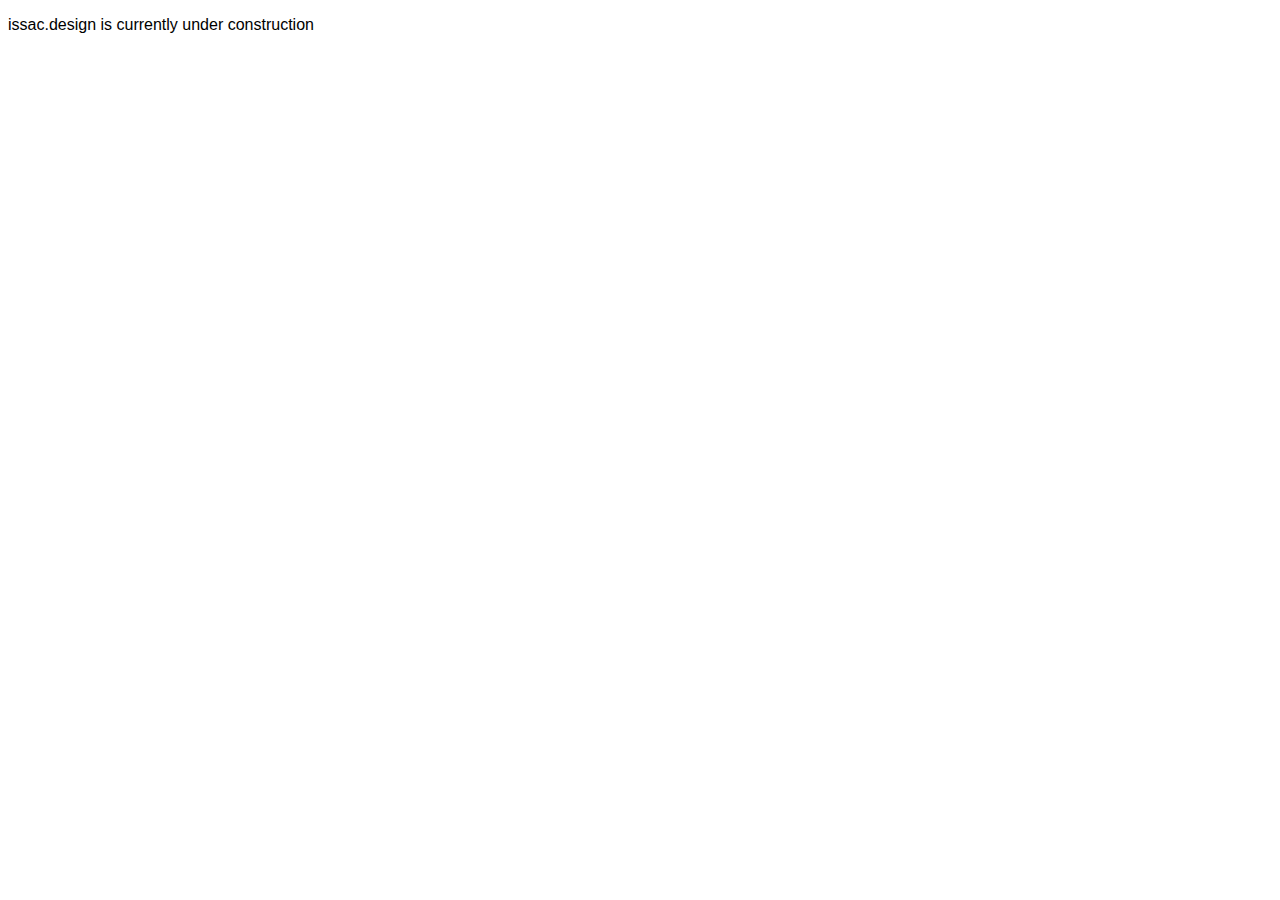
<file: index.html>
<!DOCTYPE html>
<html lang="en">
  <head>
    <meta charset="UTF-8" />
    <meta name="viewport" content="width=device-width, initial-scale=1" />
    <meta
      http-equiv="Cache-Control"
      content="no-cache, no-store, must-revalidate"
    />
    <meta http-equiv="Pragma" content="no-cache" />
    <meta http-equiv="Expires" content="0" />
    <title>issac.design</title>
  </head>
  <body>
    <p style="font-family:sans-serif;">issac.design is currently under construction</p>
  </body>
</html>
</file>
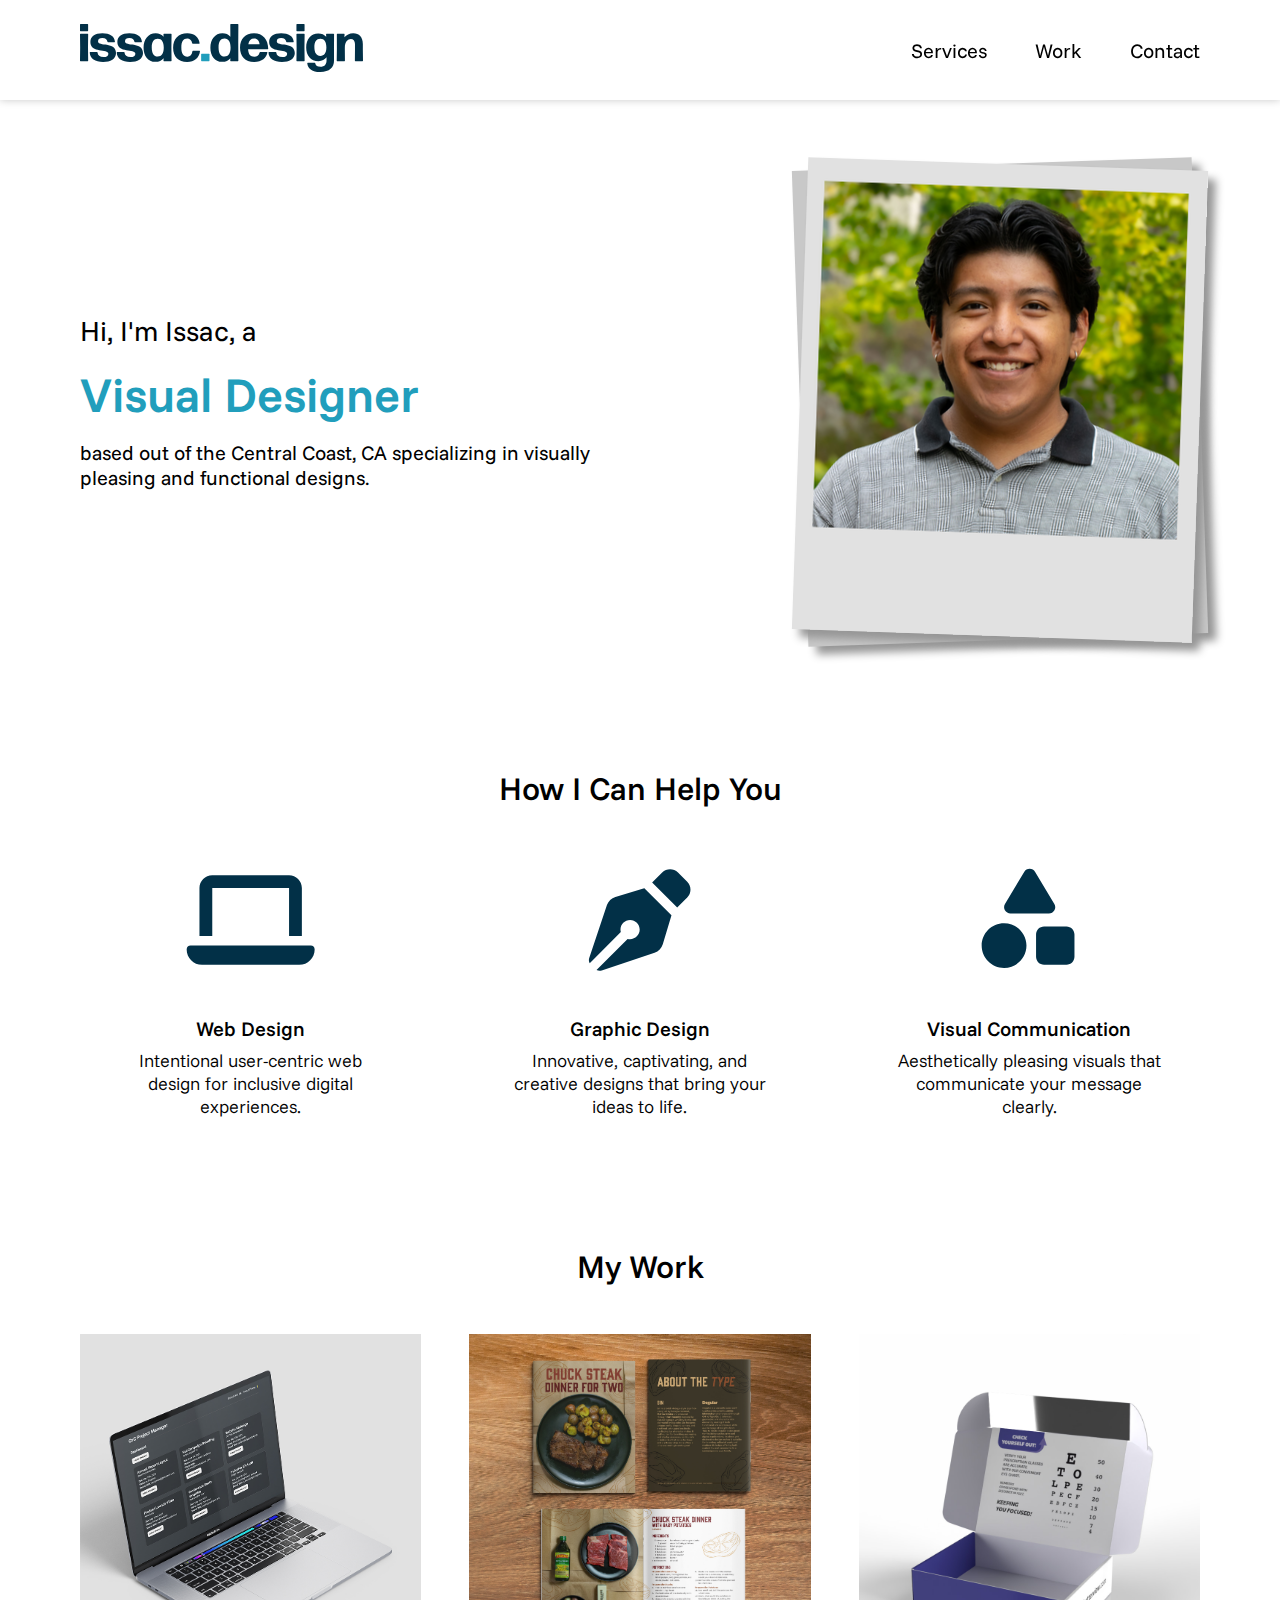
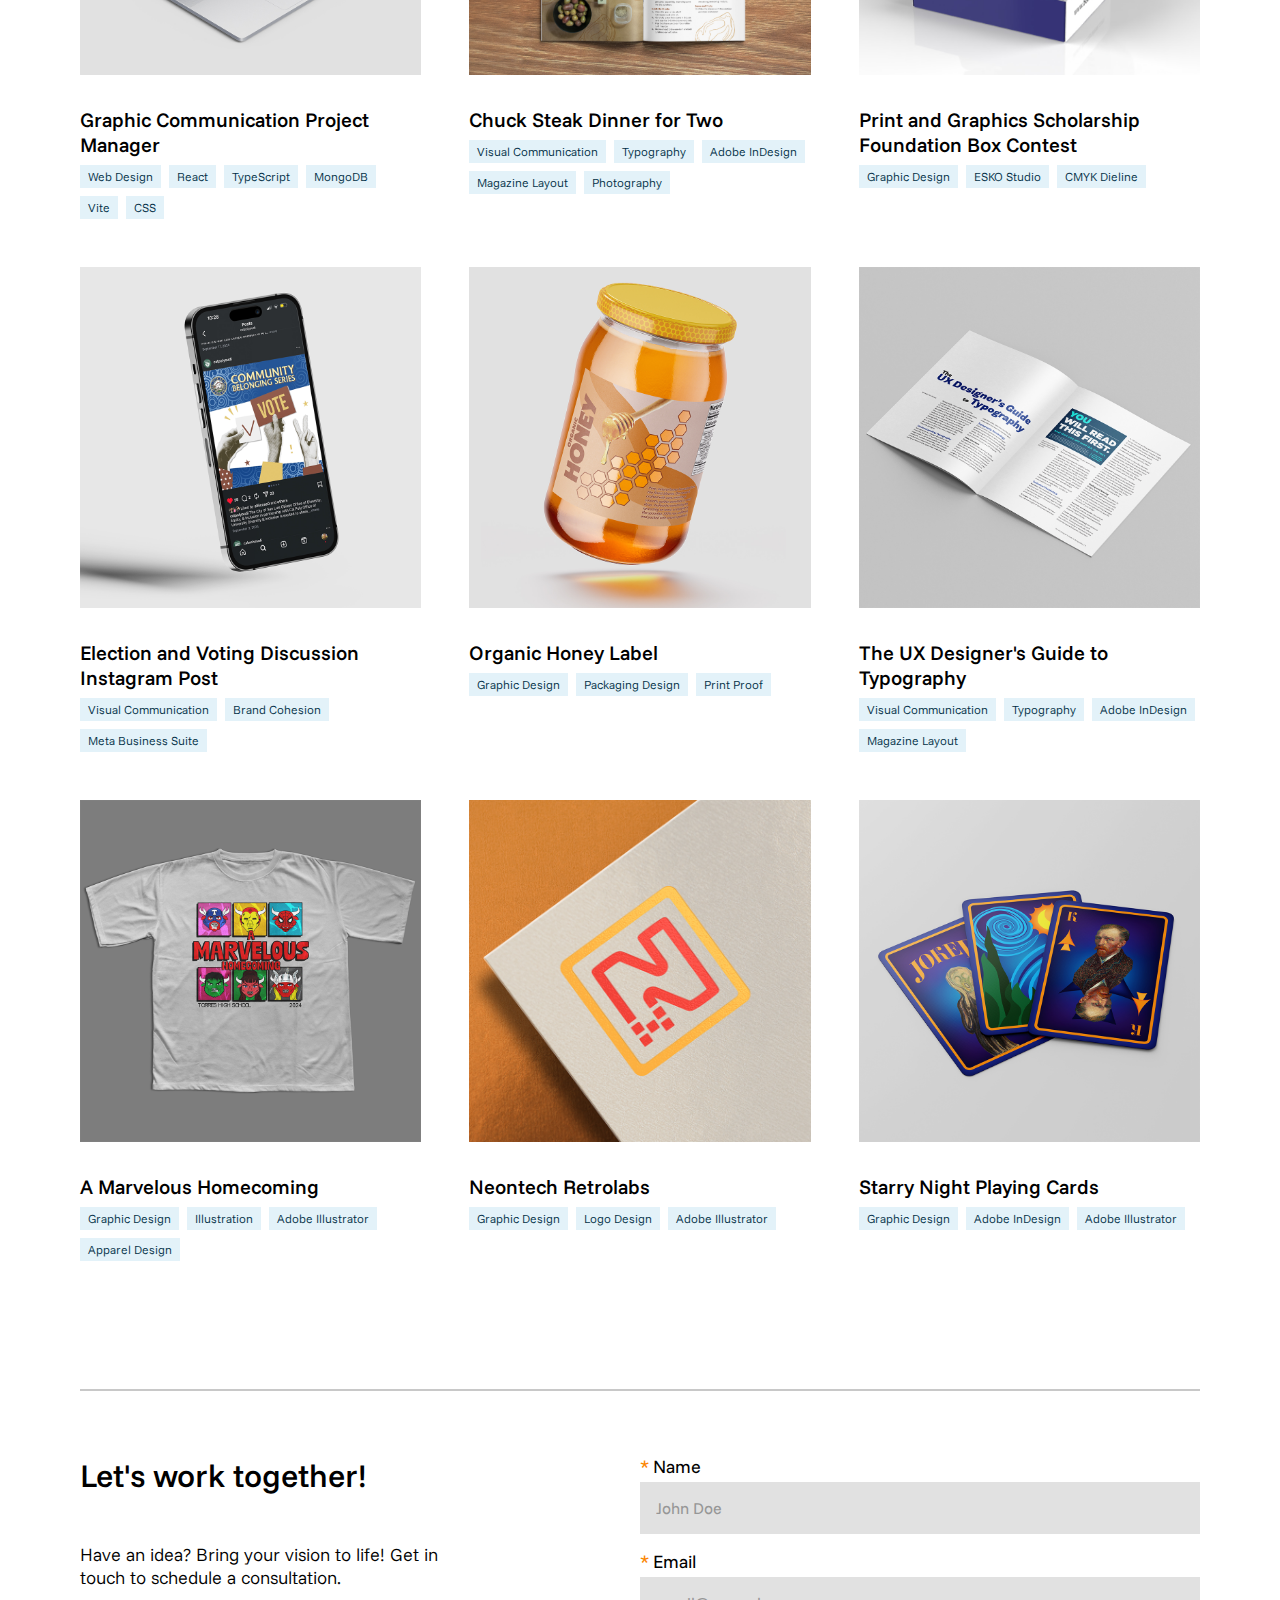
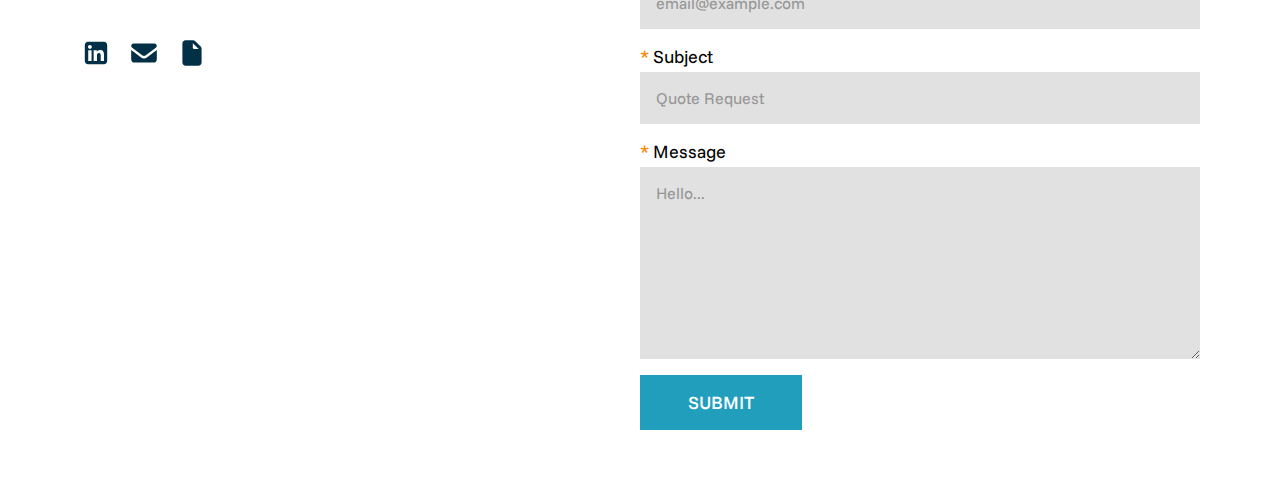
<file: index copy.html>
<!DOCTYPE html>
<html lang="en">

<head>
  <meta charset="UTF-8" />
  <meta name="viewport" content="width=device-width, initial-scale=1.0" />
  <link rel="stylesheet" href="stylesheet.css" />
  <title>Title</title>
</head>

<body>
  <header>
    <a href="/"><img src="assets/issac.design%20logo.svg" alt="issac.design" /></a>
    <nav>
      <ul>
        <li><a href="#services">Services</a></li>
        <li><a href="#featured-work">Work</a></li>
        <li><a href="#footer">Contact</a></li>
      </ul>
    </nav>
  </header>
  <main>
    <section id="hero">
      <div>
        <h1>
          <span>Hi, I'm Issac, a</span>
          <span>Visual Designer</span>
          <span>based out of the Central Coast, CA specializing in visually pleasing and functional designs.</span>
        </h1>
      </div>
      <div id="hero-image-wrapper">
        <img src="assets/Issac%20Enrique%20Cervantes%20headshot.png" alt="Issac Enrique Cervantes" />
      </div>
    </section>
    <section id="services">
      <h2>How I Can Help You</h2>
      <div class="service-card">
        <svg xmlns="http://www.w3.org/2000/svg" viewBox="0 0 640 640">
          <!--!Font Awesome Free v7.1.0 by @fontawesome - https://fontawesome.com License - https://fontawesome.com/license/free Copyright 2025 Fonticons, Inc.-->
          <path
            d="M128 96C92.7 96 64 124.7 64 160L64 400L128 400L128 160L512 160L512 400L576 400L576 160C576 124.7 547.3 96 512 96L128 96zM19.2 448C8.6 448 0 456.6 0 467.2C0 509.6 34.4 544 76.8 544L563.2 544C605.6 544 640 509.6 640 467.2C640 456.6 631.4 448 620.8 448L19.2 448z" />
        </svg>
        <div>
          <h3>Web Design</h3>
          <p>Intentional user-centric web design for inclusive digital experiences.</p>
        </div>
      </div>
      <div class="service-card">
        <svg xmlns="http://www.w3.org/2000/svg" viewBox="0 0 640 640">
          <!--!Font Awesome Free v7.1.0 by @fontawesome - https://fontawesome.com License - https://fontawesome.com/license/free Copyright 2025 Fonticons, Inc.-->
          <path
            d="M432.5 82.3L382.4 132.4L507.7 257.7L557.8 207.6C579.7 185.7 579.7 150.3 557.8 128.4L511.7 82.3C489.8 60.4 454.4 60.4 432.5 82.3zM343.3 161.2L342.8 161.3L198.7 204.5C178.8 210.5 163 225.7 156.4 245.5L67.8 509.8C64.9 518.5 65.9 528 70.3 535.8L225.7 380.4C224.6 376.4 224.1 372.3 224.1 368C224.1 341.5 245.6 320 272.1 320C298.6 320 320.1 341.5 320.1 368C320.1 394.5 298.6 416 272.1 416C267.8 416 263.6 415.4 259.7 414.4L104.3 569.7C112.1 574.1 121.5 575.1 130.3 572.2L394.6 483.6C414.3 477 429.6 461.2 435.6 441.3L478.8 297.2L478.9 296.7L343.4 161.2z" />
        </svg>
        <div>
          <h3>Graphic Design</h3>
          <p>Innovative, captivating, and creative designs that bring your ideas to life.</p>
        </div>
      </div>
      <div class="service-card">
        <svg xmlns="http://www.w3.org/2000/svg" viewBox="0 0 640 640">
          <!--!Font Awesome Free v7.1.0 by @fontawesome - https://fontawesome.com License - https://fontawesome.com/license/free Copyright 2025 Fonticons, Inc.-->
          <path
            d="M320 64C331.2 64 341.7 69.9 347.4 79.5L443.4 239.5C449.3 249.4 449.5 261.7 443.8 271.7C438.1 281.7 427.5 288 416 288L224 288C212.5 288 201.8 281.8 196.2 271.8C190.6 261.8 190.7 249.5 196.6 239.6L292.6 79.6C298.3 69.9 308.8 64 320 64zM192 336C253.9 336 304 386.1 304 448C304 509.9 253.9 560 192 560C130.1 560 80 509.9 80 448C80 386.1 130.1 336 192 336zM392 352L504 352C526.1 352 544 369.9 544 392L544 504C544 526.1 526.1 544 504 544L392 544C369.9 544 352 526.1 352 504L352 392C352 369.9 369.9 352 392 352z" />
        </svg>
        <div>
          <h3>Visual Communication</h3>
          <p>
            Aesthetically pleasing visuals that communicate your message
            clearly.
          </p>
        </div>
      </div>
    </section>
    <section id="featured-work">
      <h2>My Work</h2>
      <a href="projects/grc-project-manager.html" class="featured-work-card" id="work-1">
        <img src="assets/GRC%20Project%20Manager%20Thumbnail.jpg"
          alt="Graphic Communication Project Manager mockup on Macbook." />
        <div>
          <h3>Graphic Communication Project Manager</h3>
          <div class="work-tags">
            <p>Web Design</p>
            <p>React</p>
            <p>TypeScript</p>
            <p>MongoDB</p>
            <p>Vite</p>
            <p>CSS</p>
          </div>
        </div>
      </a>

      <a href="projects/steak-dinner.html" class="featured-work-card" id="work-2">
        <img src="assets/Chuck%20Steak%20Dinner%20for%20Two%20Thumbnail.jpg"
          alt="Four-page booklet mockup of recipe." />
        <div>
          <h3>Chuck Steak Dinner for Two</h3>
          <div class="work-tags">
            <p>Visual Communication</p>
            <p>Typography</p>
            <p>Adobe InDesign</p>
            <p>Magazine Layout</p>
            <p>Photography</p>
          </div>
        </div>
      </a>

      <a href="projects/pgsf-box.html" class="featured-work-card" id="work-3">
        <img src="assets/PGSF%20Box%20Competition%20Thumbnail.jpg"
          alt="Box mockup with design made for PGSF box contest." />
        <div>
          <h3>Print and Graphics Scholarship Foundation Box Contest</h3>
          <div class="work-tags">
            <p>Graphic Design</p>
            <p>ESKO Studio</p>
            <p>CMYK Dieline</p>
          </div>
        </div>
      </a>

      <a href="projects/cbs-ig.html" class="featured-work-card" id="work-4">
        <img src="assets/CBS%20Election%20and%20Voting%20Discussion%20IG%20Post%20Thumbnail%20.jpg"
          alt="Election and voting discussion design for Instagram promotion." />
        <div>
          <h3>Election and Voting Discussion Instagram Post</h3>
          <div class="work-tags">
            <p>Visual Communication</p>
            <p>Brand Cohesion</p>
            <p>Meta Business Suite</p>
          </div>
        </div>
      </a>

      <a href="projects/honey-label.html" class="featured-work-card" id="work-5">
        <img src="assets/Organic%20Honey%20Thumbnail.jpg" alt="Mockup of knockout label on honey jar." />
        <div>
          <h3>Organic Honey Label</h3>
          <div class="work-tags">
            <p>Graphic Design</p>
            <p>Packaging Design</p>
            <p>Print Proof</p>
          </div>
        </div>
      </a>

      <a href="projects/ux-designers-guide.html" class="featured-work-card" id="work-6">
        <img src="assets/The%20UX%20Designer's%20Guide%20to%20Typography%20Thumbnail.jpg"
          alt="Two-page mockup of article." />
        <div>
          <h3>The UX Designer's Guide to Typography</h3>
          <div class="work-tags">
            <p>Visual Communication</p>
            <p>Typography</p>
            <p>Adobe InDesign</p>
            <p>Magazine Layout</p>
          </div>
        </div>
      </a>

      <a href="projects/marvelous-hoco.html" class="featured-work-card" id="work-7">
        <img src="assets/THS%20Marvelous%20Homecoming%20Thumbnail.jpg"
          alt="Mockup of Marvel Avengers graphic illustration on a shirt." />
        <div>
          <h3>A Marvelous Homecoming</h3>
          <div class="work-tags">
            <p>Graphic Design</p>
            <p>Illustration</p>
            <p>Adobe Illustrator</p>
            <p>Apparel Design</p>
          </div>
        </div>
      </a>

      <a href="projects/neontech-retrolabs.html" class="featured-work-card" id="work-8">
        <img src="assets/Neontech%20Retrolabs%20Thumbnail.jpg" alt="Mockup of Retrolab Neontech logo on stationary." />
        <div>
          <h3>Neontech Retrolabs</h3>
          <div class="work-tags">
            <p>Graphic Design</p>
            <p>Logo Design</p>
            <p>Adobe Illustrator</p>
          </div>
        </div>
      </a>

      <a href="projects/starry-night.html" class="featured-work-card" id="work-9">
        <img src="assets/Van%20Gogh%20Playing%20Cards.jpg"
          alt="Mockup of Van Gogh's Starry Night inspired playing card." />
        <div>
          <h3>Starry Night Playing Cards</h3>
          <div class="work-tags">
            <p>Graphic Design</p>
            <p>Adobe InDesign</p>
            <p>Adobe Illustrator</p>
          </div>
        </div>
      </a>

    </section>
    <!-- <section id="clients">
        <h2>Clients</h2>
        <div class="client-card">
            <p>Lorem ipsum dolor sit amet consectetur adipiscing elit. Lorem ipsum dolor sit amet consectetur adipiscing
                elit.</p>
            <div class="client-info">
                <img src="https://placehold.co/400">
                <div>
                    <p>John Doe,</p>
                    <p>Cal Poly</p>
                </div>
            </div>
        </div>
        <div class="client-card">
            <p>Lorem ipsum dolor sit amet consectetur adipiscing elit. Lorem ipsum dolor sit amet consectetur adipiscing
                elit.</p>
            <div class="client-info">
                <img src="https://placehold.co/400">
                <div>
                    <p>Megan Rivoire,</p>
                    <p>Cal Poly Office of University Diversity & Inclusion</p>
                </div>
            </div>
        </div>
        <div class="client-card">
            <p>Lorem ipsum dolor sit amet consectetur adipiscing elit. Lorem ipsum dolor sit amet consectetur adipiscing
                elit.</p>
            <div class="client-info">
                <img src="https://placehold.co/400">
                <div>
                    <p>Dr. James Keese,</p>
                    <p>Association of Pacific Coast Geographers</p>
                </div>
            </div>
        </div>

    </section> -->

  </main>
  <footer id="footer">
    <div>
      <h2>Let's work together!</h2>
      <p>
        Have an idea? Bring your vision to life! Get in touch to schedule a
        consultation.
      </p>
      <div id="contact-links">
        <a href="https://linkedin.com/in/issacec" target="_blank">
          <svg xmlns="http://www.w3.org/2000/svg" viewBox="0 0 640 640">
            <!--!Font Awesome Free v7.1.0 by @fontawesome - https://fontawesome.com License - https://fontawesome.com/license/free Copyright 2025 Fonticons, Inc.-->
            <path
              d="M160 96C124.7 96 96 124.7 96 160L96 480C96 515.3 124.7 544 160 544L480 544C515.3 544 544 515.3 544 480L544 160C544 124.7 515.3 96 480 96L160 96zM165 266.2L231.5 266.2L231.5 480L165 480L165 266.2zM236.7 198.5C236.7 219.8 219.5 237 198.2 237C176.9 237 159.7 219.8 159.7 198.5C159.7 177.2 176.9 160 198.2 160C219.5 160 236.7 177.2 236.7 198.5zM413.9 480L413.9 376C413.9 351.2 413.4 319.3 379.4 319.3C344.8 319.3 339.5 346.3 339.5 374.2L339.5 480L273.1 480L273.1 266.2L336.8 266.2L336.8 295.4L337.7 295.4C346.6 278.6 368.3 260.9 400.6 260.9C467.8 260.9 480.3 305.2 480.3 362.8L480.3 480L413.9 480z" />
          </svg>
        </a>
        <a href="mailto:withloveissac@gmail.com?subject=Re:%20issac.design" target="_blank">
          <svg xmlns="http://www.w3.org/2000/svg" viewBox="0 0 640 640">
            <!--!Font Awesome Free v7.1.0 by @fontawesome - https://fontawesome.com License - https://fontawesome.com/license/free Copyright 2025 Fonticons, Inc.-->
            <path
              d="M112 128C85.5 128 64 149.5 64 176C64 191.1 71.1 205.3 83.2 214.4L291.2 370.4C308.3 383.2 331.7 383.2 348.8 370.4L556.8 214.4C568.9 205.3 576 191.1 576 176C576 149.5 554.5 128 528 128L112 128zM64 260L64 448C64 483.3 92.7 512 128 512L512 512C547.3 512 576 483.3 576 448L576 260L377.6 408.8C343.5 434.4 296.5 434.4 262.4 408.8L64 260z" />
          </svg>
        </a>
        <a href="#" target="_blank">
          <svg xmlns="http://www.w3.org/2000/svg" viewBox="0 0 640 640"><!--!Font Awesome Free v7.1.0 by @fontawesome - https://fontawesome.com License - https://fontawesome.com/license/free Copyright 2025 Fonticons, Inc.--><path d="M192 64C156.7 64 128 92.7 128 128L128 512C128 547.3 156.7 576 192 576L448 576C483.3 576 512 547.3 512 512L512 234.5C512 217.5 505.3 201.2 493.3 189.2L386.7 82.7C374.7 70.7 358.5 64 341.5 64L192 64zM453.5 240L360 240C346.7 240 336 229.3 336 216L336 122.5L453.5 240z"/></svg>
        </a>
      </div>
    </div>
    <form id="contactForm"
      action="https://docs.google.com/forms/d/e/1FAIpQLSdIvmQxKedetIaKvOVmdW_Q3edhVhcfgp6fxTZG_4hYTd6y6g/formResponse"
      method="POST" target="hidden_iframe">
      <label><span>&ast;</span> Name
        <input type="text" id="name" name="entry.495944279" placeholder="John Doe" required /></label>
      <label><span>&ast;</span> Email
        <input type="email" class="form-input" id="email" name="entry.1713601959" placeholder="email@example.com"
          required /></label>
      <label><span>&ast;</span> Subject
        <input type="text" class="form-input" id="subject" name="entry.2063571368" placeholder="Quote Request"
          required /></label>
      <label><span>&ast;</span> Message
        <textarea class="form-input" id="message" name="entry.21617879" placeholder="Hello..." required rows="8"
          maxlength="500"></textarea>
      </label>
      <button type="submit">Submit</button>
    </form>
  </footer>
</body>

<script>
  // Select all buttons that open modals
  const featuredWorkCards = document.querySelectorAll(".featured-work-card");
  // Select all buttons that close modals
  const closeModalButtons = document.querySelectorAll(".modal button");

  // Add click event listener to each open button
  featuredWorkCards.forEach((card) => {
    card.addEventListener("click", () => {
      // Get the target modal ID from the data attribute
      const modalId = "modal-" + card.getAttribute("id").split("-")[1];
      // Select the corresponding modal element using the ID
      const modal = document.getElementById(modalId);
      // Open the modal
      if (modal) {
        openModal(card, modal);
      }
    });
  });

  // Add click event listener to each close button
  closeModalButtons.forEach((button) => {
    button.addEventListener("click", () => {
      // Find the closest parent modal element
      const modalId = "modal-" + button.getAttribute("id").split("-")[2];
      const modal = document.getElementById(modalId);
      // Close the modal
      if (modal) {
        closeModal(card, modal);
      }
    });
  });

  function openModal(workCard, modal) {
    if (workCard == null) return;
    if (modal == null) return;

    workCard.classList.add("featured-work-card-expanded");
    modal.classList.add("modal-active");
  }

  function closeModal(workCard, modal) {
    if (workCard == null) return;
    if (modal == null) return;
    workCard.classList.remove("featured-work-card-expanded");
    modal.classList.remove("modal-active");
  }
</script>

</html>
</file>
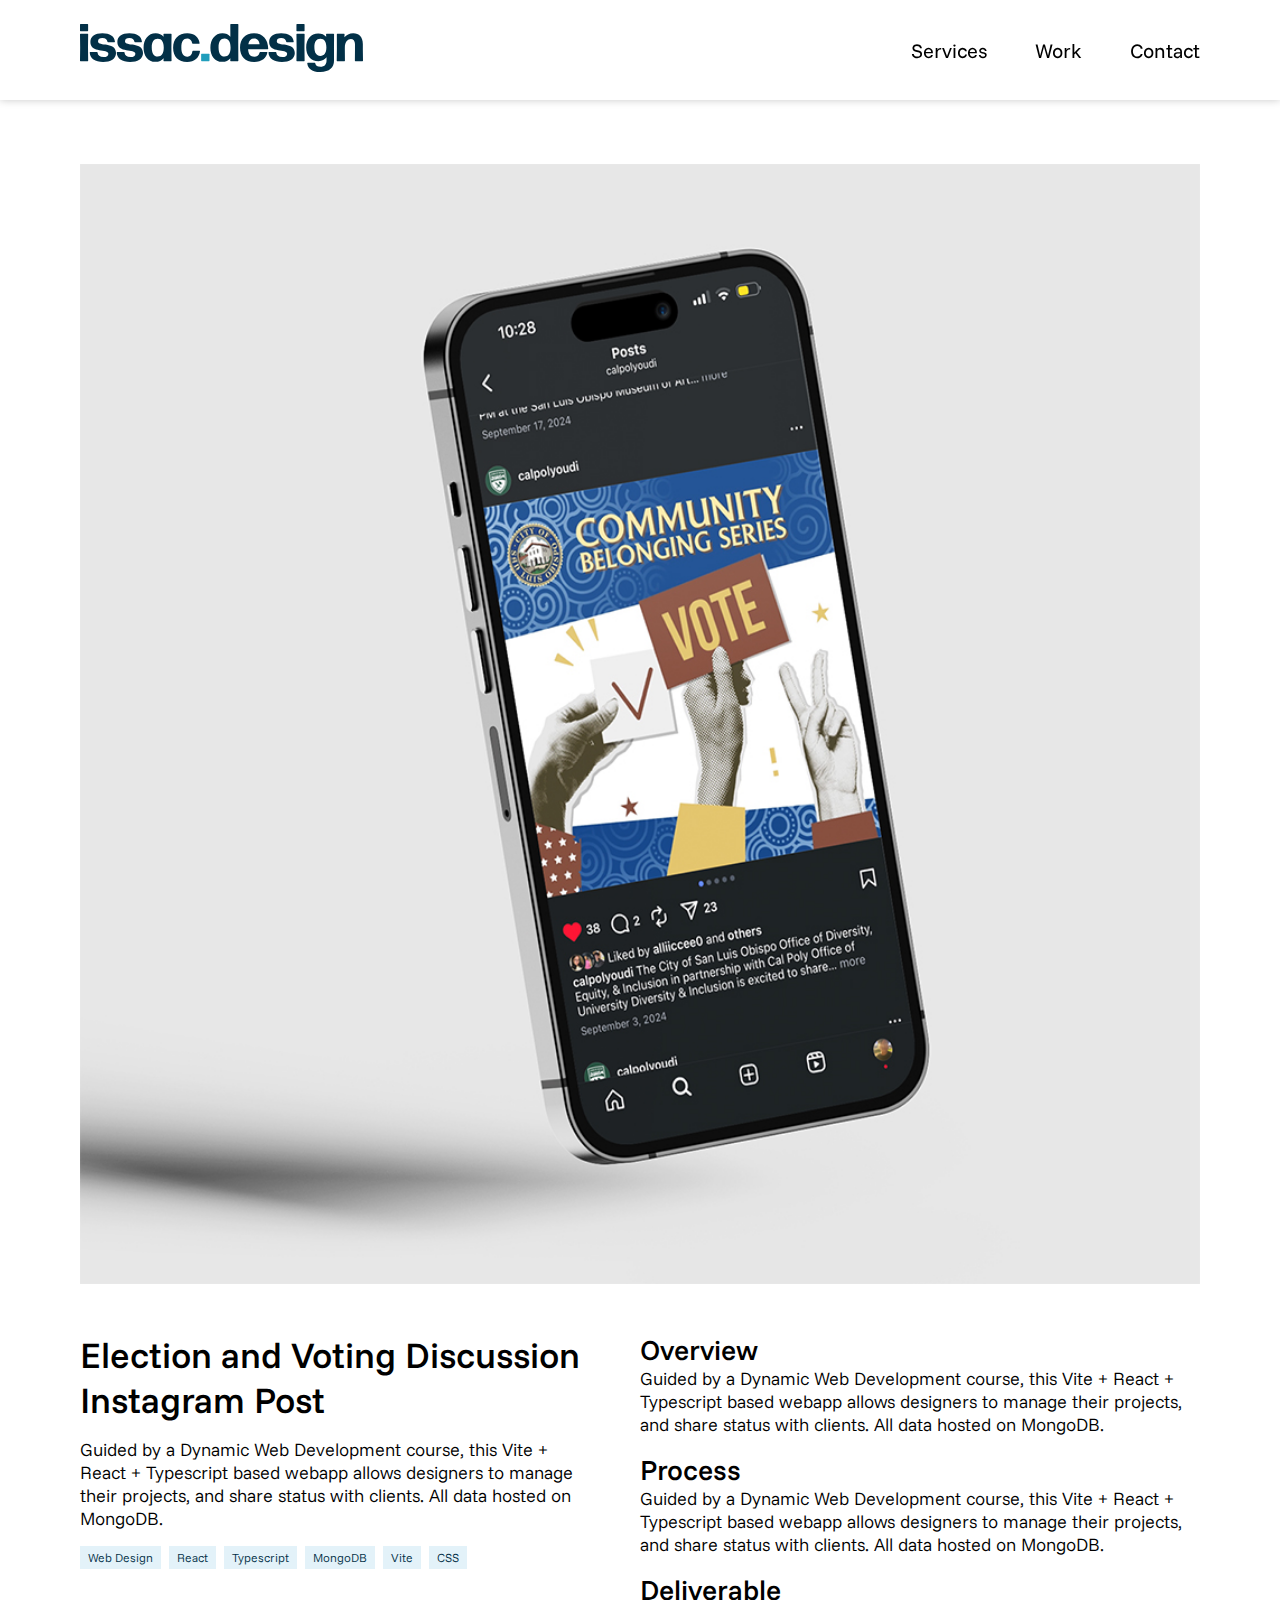
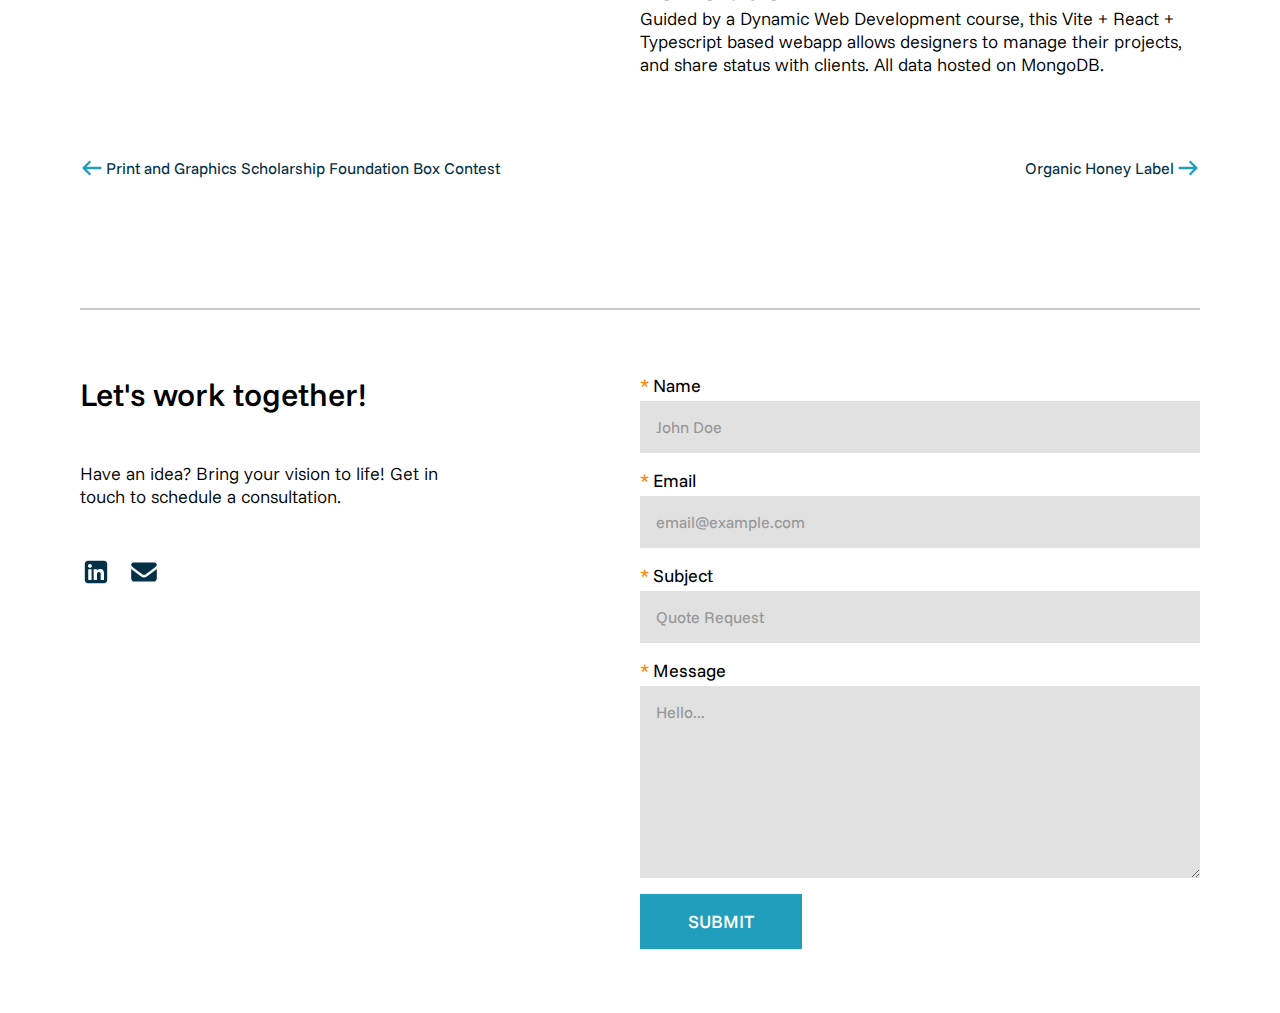
<file: projects/cbs-ig.html>
<!DOCTYPE html>
<html lang="en">

<head>
    <meta charset="UTF-8" />
    <meta name="viewport" content="width=device-width, initial-scale=1.0" />
    <link rel="stylesheet" href="../stylesheet.css" />
    <title>Title</title>
</head>

<body>
    <header>
        <a href="/"><img src="../assets/issac.design%20logo.svg" alt="issac.design" /></a>
        <nav>
            <ul>
                <li><a href="../index.html#services">Services</a></li>
                <li><a href="../index.html#featured-work">Work</a></li>
                <li><a href="#footer">Contact</a></li>
            </ul>
        </nav>
    </header>
    <main>
        <section class="work">
            <div>
                <img src="../assets/CBS%20Election%20and%20Voting%20Discussion%20IG%20Post%20Thumbnail%20.jpg"
                    alt="Election and voting discussion design for Instagram promotion." />
            </div>
            <div>
                <h1>Election and Voting Discussion Instagram Post</h1>
                <p>
                    Guided by a Dynamic Web Development course, this Vite + React +
                    Typescript based webapp allows designers to manage their
                    projects, and share status with clients. All data hosted on
                    MongoDB.
                </p>
                <div class="work-tags">
                    <p>Web Design</p>
                    <p>React</p>
                    <p>Typescript</p>
                    <p>MongoDB</p>
                    <p>Vite</p>
                    <p>CSS</p>
                </div>
            </div>
            <div>
                <div>
                    <h2>Overview</h2>
                    <p>
                        Guided by a Dynamic Web Development course, this Vite + React
                        + Typescript based webapp allows designers to manage their
                        projects, and share status with clients. All data hosted on
                        MongoDB.
                    </p>
                </div>
                <div>
                    <h2>Process</h2>
                    <p>
                        Guided by a Dynamic Web Development course, this Vite + React
                        + Typescript based webapp allows designers to manage their
                        projects, and share status with clients. All data hosted on
                        MongoDB.
                    </p>
                </div>
                <div>
                    <h2>Deliverable</h2>
                    <p>
                        Guided by a Dynamic Web Development course, this Vite + React
                        + Typescript based webapp allows designers to manage their
                        projects, and share status with clients. All data hosted on
                        MongoDB.
                    </p>
                </div>
            </div>
        </section>
        <section class="work-pagination">
            <a href="pgsf-box.html"><svg xmlns="http://www.w3.org/2000/svg"
                    viewBox="0 0 640 640"><!--!Font Awesome Free v7.1.0 by @fontawesome - https://fontawesome.com License - https://fontawesome.com/license/free Copyright 2025 Fonticons, Inc.-->
                    <path
                        d="M73.4 297.4C60.9 309.9 60.9 330.2 73.4 342.7L233.4 502.7C245.9 515.2 266.2 515.2 278.7 502.7C291.2 490.2 291.2 469.9 278.7 457.4L173.3 352L544 352C561.7 352 576 337.7 576 320C576 302.3 561.7 288 544 288L173.3 288L278.7 182.6C291.2 170.1 291.2 149.8 278.7 137.3C266.2 124.8 245.9 124.8 233.4 137.3L73.4 297.3z" />
                </svg>Print and Graphics Scholarship Foundation Box Contest</a>
            <a href="honey-label.html">Organic Honey Label<svg xmlns="http://www.w3.org/2000/svg"
                    viewBox="0 0 640 640"><!--!Font Awesome Free v7.1.0 by @fontawesome - https://fontawesome.com License - https://fontawesome.com/license/free Copyright 2025 Fonticons, Inc.-->
                    <path
                        d="M566.6 342.6C579.1 330.1 579.1 309.8 566.6 297.3L406.6 137.3C394.1 124.8 373.8 124.8 361.3 137.3C348.8 149.8 348.8 170.1 361.3 182.6L466.7 288L96 288C78.3 288 64 302.3 64 320C64 337.7 78.3 352 96 352L466.7 352L361.3 457.4C348.8 469.9 348.8 490.2 361.3 502.7C373.8 515.2 394.1 515.2 406.6 502.7L566.6 342.7z" />
                </svg>
            </a>
        </section>
    </main>
    <footer id="footer">
        <div>
            <h2>Let's work together!</h2>
            <p>
                Have an idea? Bring your vision to life! Get in touch to schedule a
                consultation.
            </p>
            <div id="contact-links">
                <a href="https://linkedin.com/in/issacec" target="_blank">
                    <svg xmlns="http://www.w3.org/2000/svg" viewBox="0 0 640 640">
                        <!--!Font Awesome Free v7.1.0 by @fontawesome - https://fontawesome.com License - https://fontawesome.com/license/free Copyright 2025 Fonticons, Inc.-->
                        <path
                            d="M160 96C124.7 96 96 124.7 96 160L96 480C96 515.3 124.7 544 160 544L480 544C515.3 544 544 515.3 544 480L544 160C544 124.7 515.3 96 480 96L160 96zM165 266.2L231.5 266.2L231.5 480L165 480L165 266.2zM236.7 198.5C236.7 219.8 219.5 237 198.2 237C176.9 237 159.7 219.8 159.7 198.5C159.7 177.2 176.9 160 198.2 160C219.5 160 236.7 177.2 236.7 198.5zM413.9 480L413.9 376C413.9 351.2 413.4 319.3 379.4 319.3C344.8 319.3 339.5 346.3 339.5 374.2L339.5 480L273.1 480L273.1 266.2L336.8 266.2L336.8 295.4L337.7 295.4C346.6 278.6 368.3 260.9 400.6 260.9C467.8 260.9 480.3 305.2 480.3 362.8L480.3 480L413.9 480z" />
                    </svg>
                </a>
                <a href="mailto:withloveissac@gmail.com?subject=Re:%20issac.design" target="_blank">
                    <svg xmlns="http://www.w3.org/2000/svg" viewBox="0 0 640 640">
                        <!--!Font Awesome Free v7.1.0 by @fontawesome - https://fontawesome.com License - https://fontawesome.com/license/free Copyright 2025 Fonticons, Inc.-->
                        <path
                            d="M112 128C85.5 128 64 149.5 64 176C64 191.1 71.1 205.3 83.2 214.4L291.2 370.4C308.3 383.2 331.7 383.2 348.8 370.4L556.8 214.4C568.9 205.3 576 191.1 576 176C576 149.5 554.5 128 528 128L112 128zM64 260L64 448C64 483.3 92.7 512 128 512L512 512C547.3 512 576 483.3 576 448L576 260L377.6 408.8C343.5 434.4 296.5 434.4 262.4 408.8L64 260z" />
                    </svg>
                </a>
            </div>
        </div>
        <form id="contactForm"
            action="https://docs.google.com/forms/d/e/1FAIpQLSdIvmQxKedetIaKvOVmdW_Q3edhVhcfgp6fxTZG_4hYTd6y6g/formResponse"
            method="POST" target="hidden_iframe">
            <label><span>&ast;</span> Name
                <input type="text" id="name" name="entry.495944279" placeholder="John Doe" required /></label>
            <label><span>&ast;</span> Email
                <input type="email" class="form-input" id="email" name="entry.1713601959"
                    placeholder="email@example.com" required /></label>
            <label><span>&ast;</span> Subject
                <input type="text" class="form-input" id="subject" name="entry.2063571368" placeholder="Quote Request"
                    required /></label>
            <label><span>&ast;</span> Message
                <textarea class="form-input" id="message" name="entry.21617879" placeholder="Hello..." required rows="8"
                    maxlength="500"></textarea>
            </label>
            <button type="submit">Submit</button>
        </form>
    </footer>
</body>

<script>
    // Select all buttons that open modals
    const featuredWorkCards = document.querySelectorAll(".featured-work-card");
    // Select all buttons that close modals
    const closeModalButtons = document.querySelectorAll(".modal button");

    // Add click event listener to each open button
    featuredWorkCards.forEach((card) => {
        card.addEventListener("click", () => {
            // Get the target modal ID from the data attribute
            const modalId = "modal-" + card.getAttribute("id").split("-")[1];
            // Select the corresponding modal element using the ID
            const modal = document.getElementById(modalId);
            // Open the modal
            if (modal) {
                openModal(card, modal);
            }
        });
    });

    // Add click event listener to each close button
    closeModalButtons.forEach((button) => {
        button.addEventListener("click", () => {
            // Find the closest parent modal element
            const modalId = "modal-" + button.getAttribute("id").split("-")[2];
            const modal = document.getElementById(modalId);
            // Close the modal
            if (modal) {
                closeModal(card, modal);
            }
        });
    });

    function openModal(workCard, modal) {
        if (workCard == null) return;
        if (modal == null) return;

        workCard.classList.add("featured-work-card-expanded");
        modal.classList.add("modal-active");
    }

    function closeModal(workCard, modal) {
        if (workCard == null) return;
        if (modal == null) return;
        workCard.classList.remove("featured-work-card-expanded");
        modal.classList.remove("modal-active");
    }
</script>

</html>
</file>
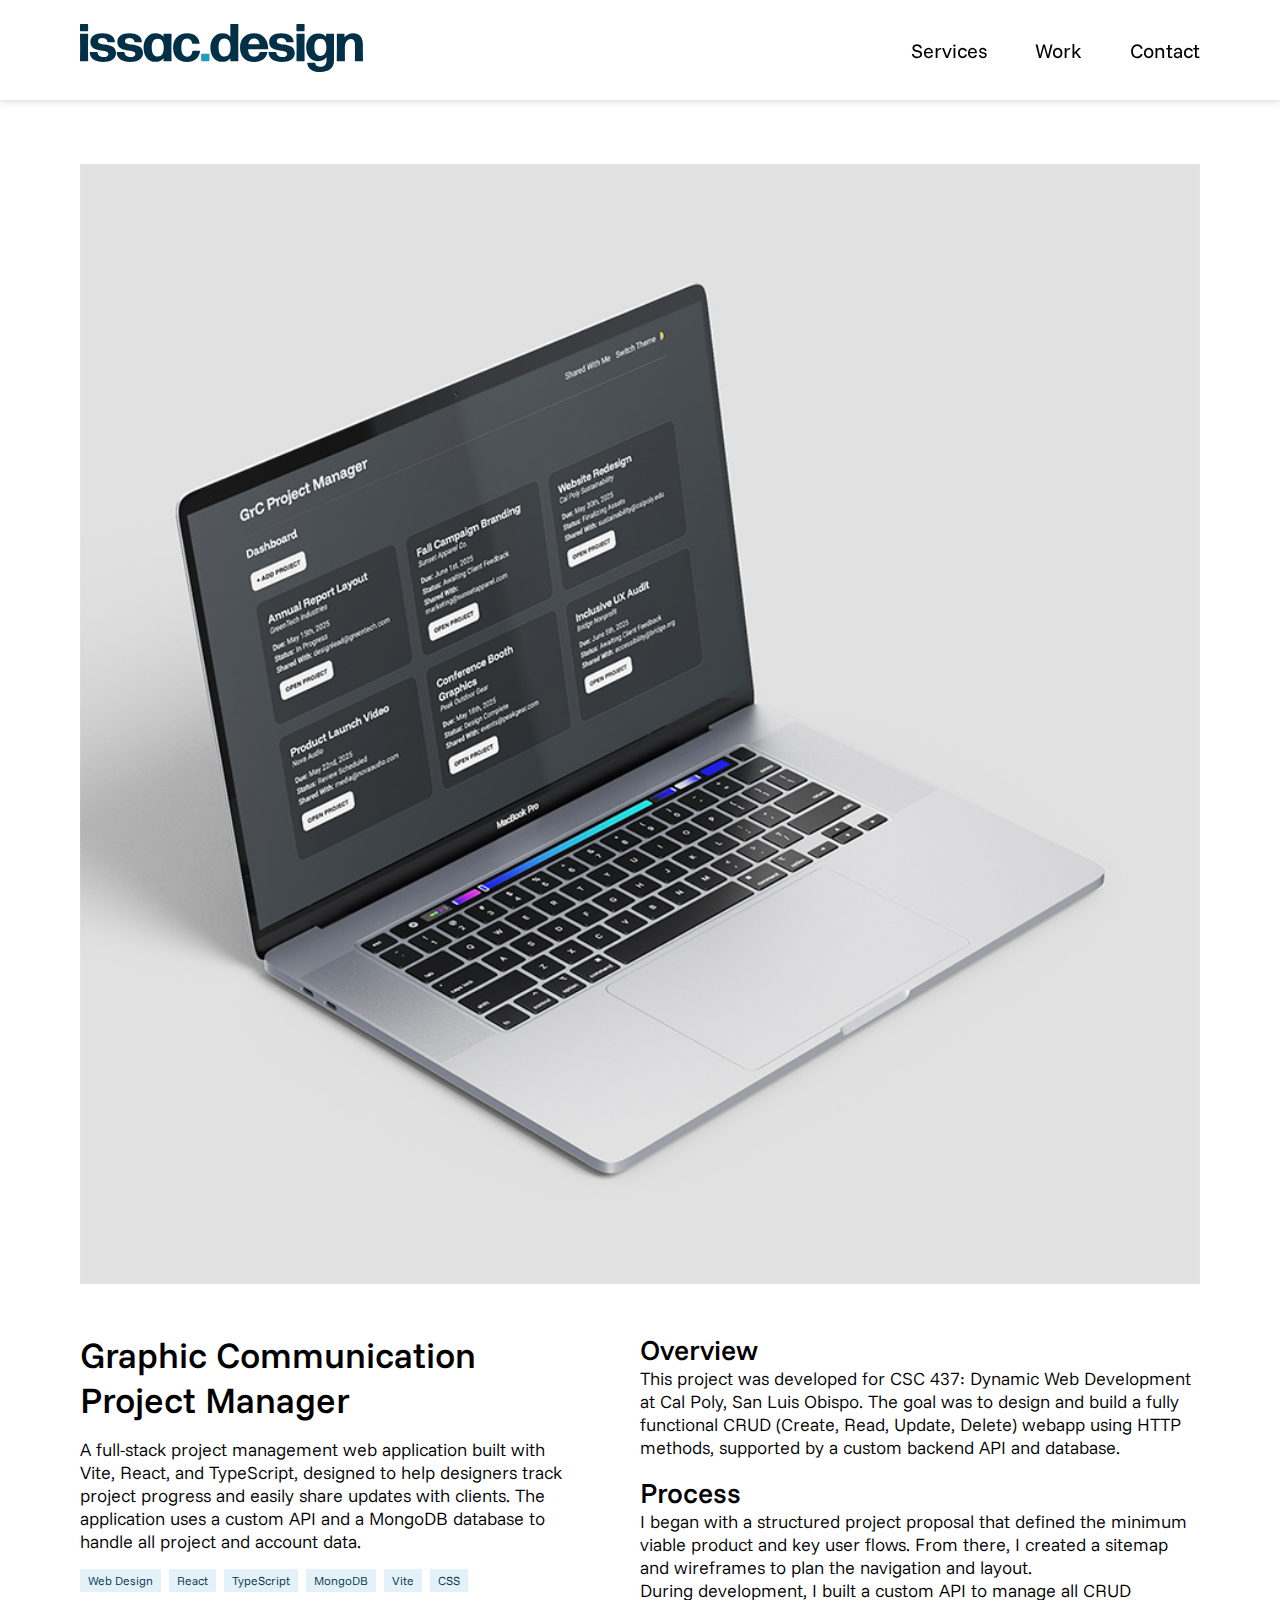
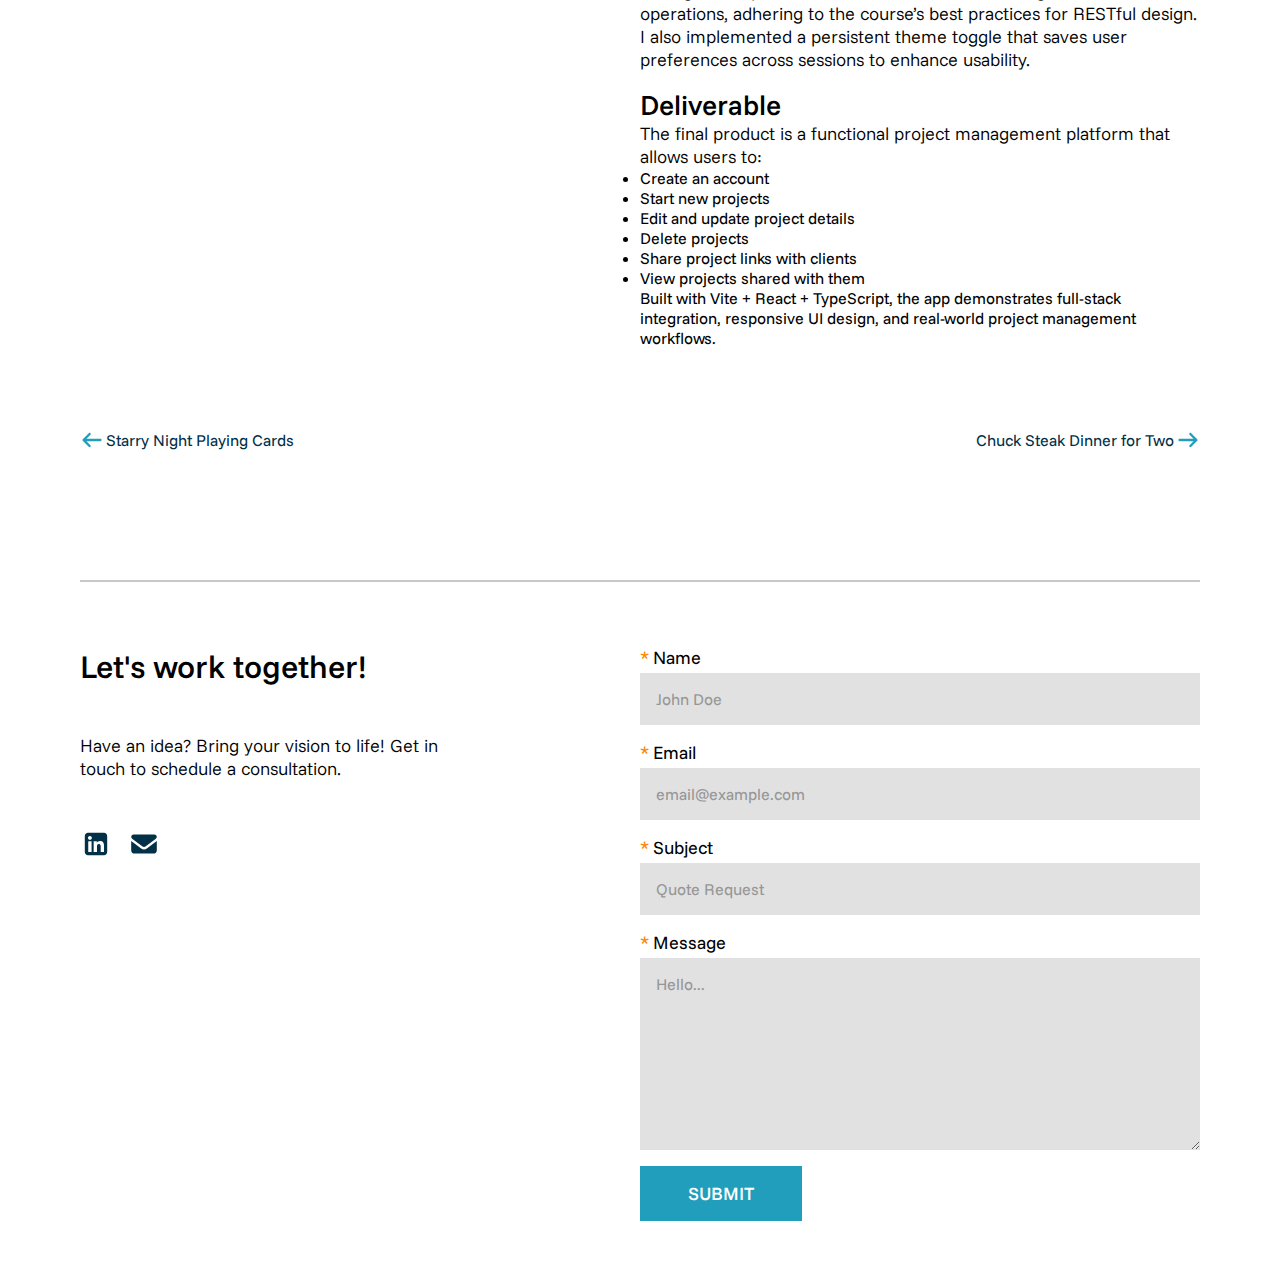
<file: projects/grc-project-manager.html>
<!DOCTYPE html>
<html lang="en">

<head>
    <meta charset="UTF-8" />
    <meta name="viewport" content="width=device-width, initial-scale=1.0" />
    <link rel="stylesheet" href="../stylesheet.css" />
    <title>Title</title>
</head>

<body>
    <header>
        <a href="/"><img src="../assets/issac.design%20logo.svg" alt="issac.design" /></a>
        <nav>
            <ul>
                <li><a href="../index.html#services">Services</a></li>
                <li><a href="../index.html#featured-work">Work</a></li>
                <li><a href="#footer">Contact</a></li>
            </ul>
        </nav>
    </header>
    <main>
        <section class="work">
            <div>
                <img src="../assets/GRC%20Project%20Manager%20Thumbnail.jpg"
                    alt="Graphic Communication Project Manager mockup on Macbook." />
            </div>
            <div>
                <h1>Graphic Communication Project Manager</h1>
                <p>
                    A full-stack project management web application built with Vite, React, and TypeScript, designed to
                    help designers track project progress and easily share updates with clients. The application uses a
                    custom API and a MongoDB database to handle all project and account data.
                </p>
                <div class="work-tags">
                    <p>Web Design</p>
                    <p>React</p>
                    <p>TypeScript</p>
                    <p>MongoDB</p>
                    <p>Vite</p>
                    <p>CSS</p>
                </div>
            </div>
            <div>
                <div>
                    <h2>Overview</h2>
                    <p>
                        This project was developed for CSC 437: Dynamic Web Development at Cal Poly, San Luis Obispo. The goal was to design and build a fully functional CRUD (Create, Read, Update, Delete) webapp using HTTP methods, supported by a custom backend API and database.
                    </p>
                </div>
                <div>
                    <h2>Process</h2>
                    <p>
                        I began with a structured project proposal that defined the minimum viable product and key user flows. From there, I created a sitemap and wireframes to plan the navigation and layout.</p>
                    <p>
                        During development, I built a custom API to manage all CRUD operations, adhering to the course’s best practices for RESTful design. I also implemented a persistent theme toggle that saves user preferences across sessions to enhance usability.
                    </p>
                </div>
                <div>
                    <h2>Deliverable</h2>
                    <p>
                        The final product is a functional project management platform that allows users to:
                    <ul>
                        <li>Create an account</li>
                        <li>Start new projects</li>
                        <li>Edit and update project details</li>
                        <li>Delete projects</li>
                        <li>Share project links with clients</li>
                        <li>View projects shared with them</li>
                    </ul> Built with Vite + React + TypeScript, the app demonstrates full-stack integration, responsive
                    UI design, and real-world project management workflows.</p>
                </div>
            </div>
        </section>
        <section class="work-pagination">
            <a href="starry-night.html"><svg xmlns="http://www.w3.org/2000/svg"
                    viewBox="0 0 640 640"><!--!Font Awesome Free v7.1.0 by @fontawesome - https://fontawesome.com License - https://fontawesome.com/license/free Copyright 2025 Fonticons, Inc.-->
                    <path
                        d="M73.4 297.4C60.9 309.9 60.9 330.2 73.4 342.7L233.4 502.7C245.9 515.2 266.2 515.2 278.7 502.7C291.2 490.2 291.2 469.9 278.7 457.4L173.3 352L544 352C561.7 352 576 337.7 576 320C576 302.3 561.7 288 544 288L173.3 288L278.7 182.6C291.2 170.1 291.2 149.8 278.7 137.3C266.2 124.8 245.9 124.8 233.4 137.3L73.4 297.3z" />
                </svg>Starry Night Playing Cards</a>
            <a href="steak-dinner.html">Chuck Steak Dinner for Two<svg xmlns="http://www.w3.org/2000/svg"
                    viewBox="0 0 640 640"><!--!Font Awesome Free v7.1.0 by @fontawesome - https://fontawesome.com License - https://fontawesome.com/license/free Copyright 2025 Fonticons, Inc.-->
                    <path
                        d="M566.6 342.6C579.1 330.1 579.1 309.8 566.6 297.3L406.6 137.3C394.1 124.8 373.8 124.8 361.3 137.3C348.8 149.8 348.8 170.1 361.3 182.6L466.7 288L96 288C78.3 288 64 302.3 64 320C64 337.7 78.3 352 96 352L466.7 352L361.3 457.4C348.8 469.9 348.8 490.2 361.3 502.7C373.8 515.2 394.1 515.2 406.6 502.7L566.6 342.7z" />
                </svg>
            </a>
        </section>
    </main>
    <footer id="footer">
        <div>
            <h2>Let's work together!</h2>
            <p>
                Have an idea? Bring your vision to life! Get in touch to schedule a
                consultation.
            </p>
            <div id="contact-links">
                <a href="https://linkedin.com/in/issacec" target="_blank">
                    <svg xmlns="http://www.w3.org/2000/svg" viewBox="0 0 640 640">
                        <!--!Font Awesome Free v7.1.0 by @fontawesome - https://fontawesome.com License - https://fontawesome.com/license/free Copyright 2025 Fonticons, Inc.-->
                        <path
                            d="M160 96C124.7 96 96 124.7 96 160L96 480C96 515.3 124.7 544 160 544L480 544C515.3 544 544 515.3 544 480L544 160C544 124.7 515.3 96 480 96L160 96zM165 266.2L231.5 266.2L231.5 480L165 480L165 266.2zM236.7 198.5C236.7 219.8 219.5 237 198.2 237C176.9 237 159.7 219.8 159.7 198.5C159.7 177.2 176.9 160 198.2 160C219.5 160 236.7 177.2 236.7 198.5zM413.9 480L413.9 376C413.9 351.2 413.4 319.3 379.4 319.3C344.8 319.3 339.5 346.3 339.5 374.2L339.5 480L273.1 480L273.1 266.2L336.8 266.2L336.8 295.4L337.7 295.4C346.6 278.6 368.3 260.9 400.6 260.9C467.8 260.9 480.3 305.2 480.3 362.8L480.3 480L413.9 480z" />
                    </svg>
                </a>
                <a href="mailto:withloveissac@gmail.com?subject=Re:%20issac.design" target="_blank">
                    <svg xmlns="http://www.w3.org/2000/svg" viewBox="0 0 640 640">
                        <!--!Font Awesome Free v7.1.0 by @fontawesome - https://fontawesome.com License - https://fontawesome.com/license/free Copyright 2025 Fonticons, Inc.-->
                        <path
                            d="M112 128C85.5 128 64 149.5 64 176C64 191.1 71.1 205.3 83.2 214.4L291.2 370.4C308.3 383.2 331.7 383.2 348.8 370.4L556.8 214.4C568.9 205.3 576 191.1 576 176C576 149.5 554.5 128 528 128L112 128zM64 260L64 448C64 483.3 92.7 512 128 512L512 512C547.3 512 576 483.3 576 448L576 260L377.6 408.8C343.5 434.4 296.5 434.4 262.4 408.8L64 260z" />
                    </svg>
                </a>
            </div>
        </div>
        <form id="contactForm"
            action="https://docs.google.com/forms/d/e/1FAIpQLSdIvmQxKedetIaKvOVmdW_Q3edhVhcfgp6fxTZG_4hYTd6y6g/formResponse"
            method="POST" target="hidden_iframe">
            <label><span>&ast;</span> Name
                <input type="text" id="name" name="entry.495944279" placeholder="John Doe" required /></label>
            <label><span>&ast;</span> Email
                <input type="email" class="form-input" id="email" name="entry.1713601959"
                    placeholder="email@example.com" required /></label>
            <label><span>&ast;</span> Subject
                <input type="text" class="form-input" id="subject" name="entry.2063571368" placeholder="Quote Request"
                    required /></label>
            <label><span>&ast;</span> Message
                <textarea class="form-input" id="message" name="entry.21617879" placeholder="Hello..." required rows="8"
                    maxlength="500"></textarea>
            </label>
            <button type="submit">Submit</button>
        </form>
    </footer>
</body>

<script>
    // Select all buttons that open modals
    const featuredWorkCards = document.querySelectorAll(".featured-work-card");
    // Select all buttons that close modals
    const closeModalButtons = document.querySelectorAll(".modal button");

    // Add click event listener to each open button
    featuredWorkCards.forEach((card) => {
        card.addEventListener("click", () => {
            // Get the target modal ID from the data attribute
            const modalId = "modal-" + card.getAttribute("id").split("-")[1];
            // Select the corresponding modal element using the ID
            const modal = document.getElementById(modalId);
            // Open the modal
            if (modal) {
                openModal(card, modal);
            }
        });
    });

    // Add click event listener to each close button
    closeModalButtons.forEach((button) => {
        button.addEventListener("click", () => {
            // Find the closest parent modal element
            const modalId = "modal-" + button.getAttribute("id").split("-")[2];
            const modal = document.getElementById(modalId);
            // Close the modal
            if (modal) {
                closeModal(card, modal);
            }
        });
    });

    function openModal(workCard, modal) {
        if (workCard == null) return;
        if (modal == null) return;

        workCard.classList.add("featured-work-card-expanded");
        modal.classList.add("modal-active");
    }

    function closeModal(workCard, modal) {
        if (workCard == null) return;
        if (modal == null) return;
        workCard.classList.remove("featured-work-card-expanded");
        modal.classList.remove("modal-active");
    }
</script>

</html>
</file>
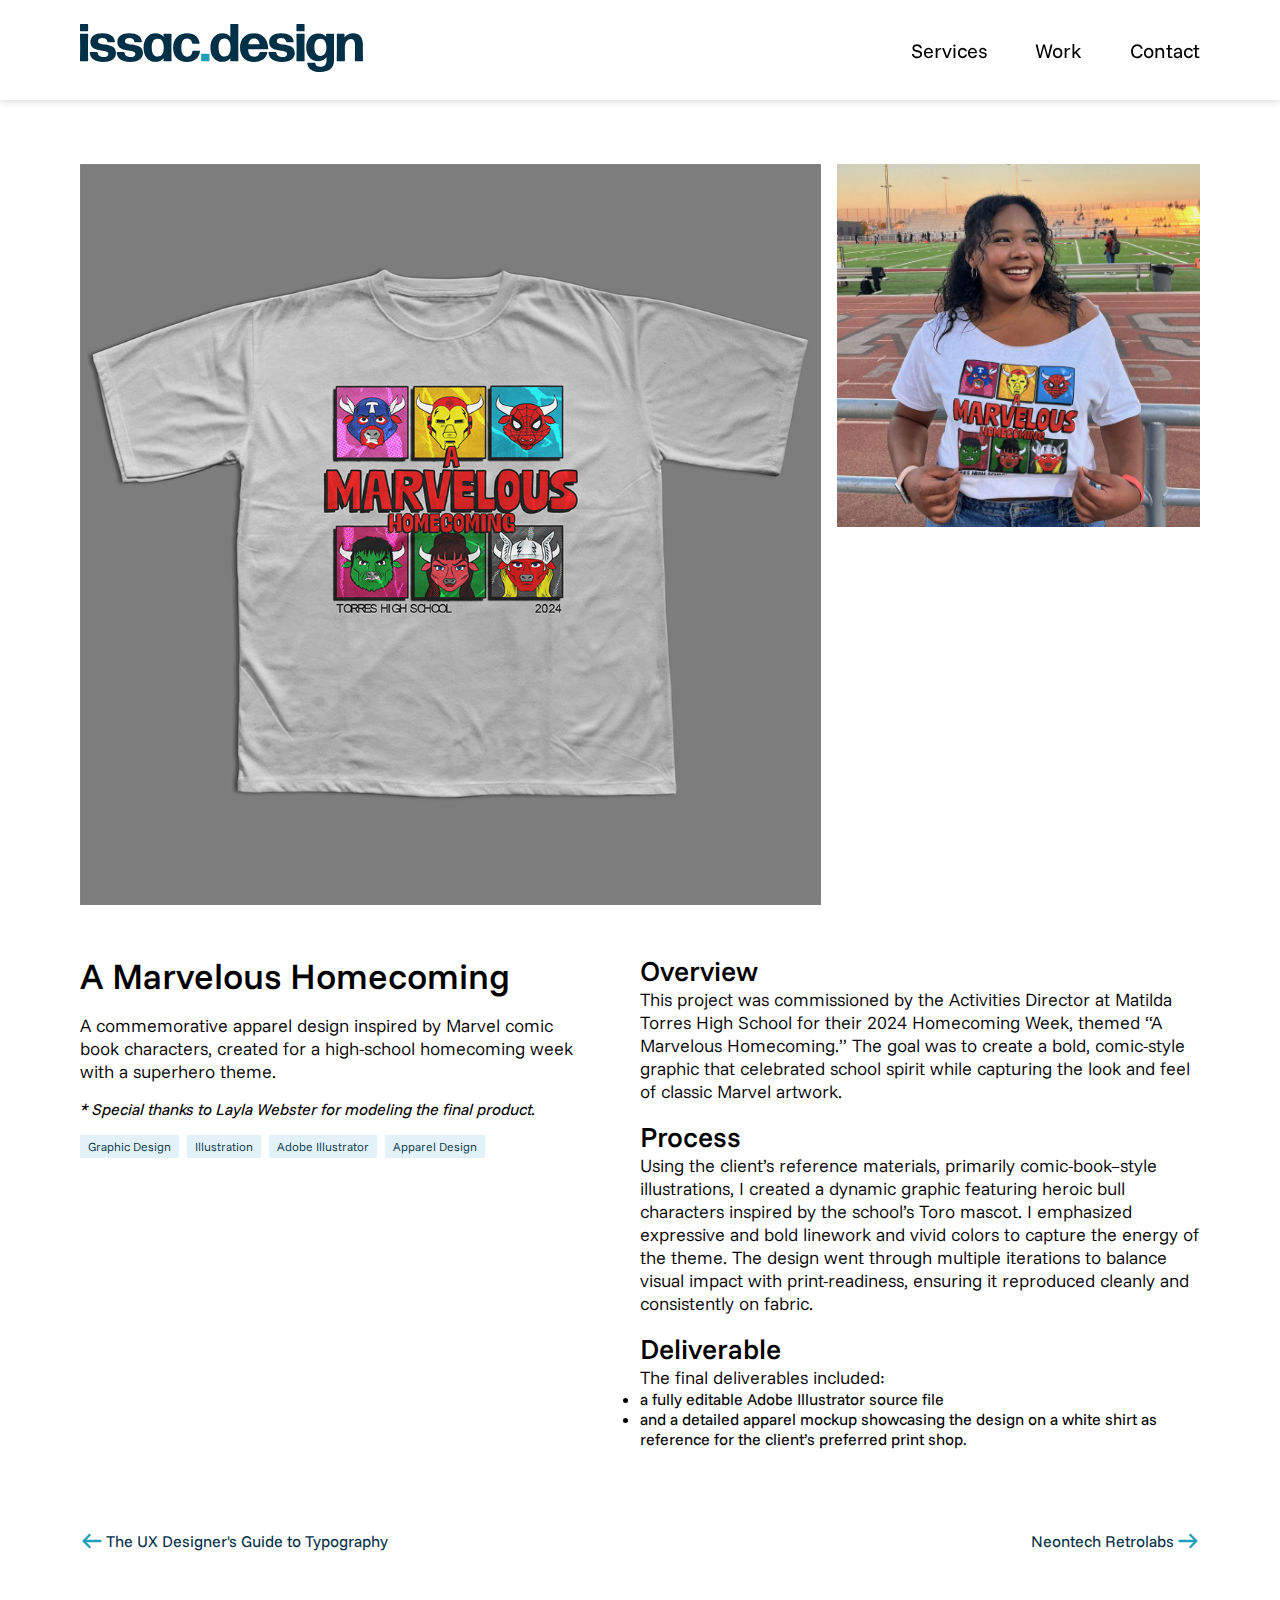
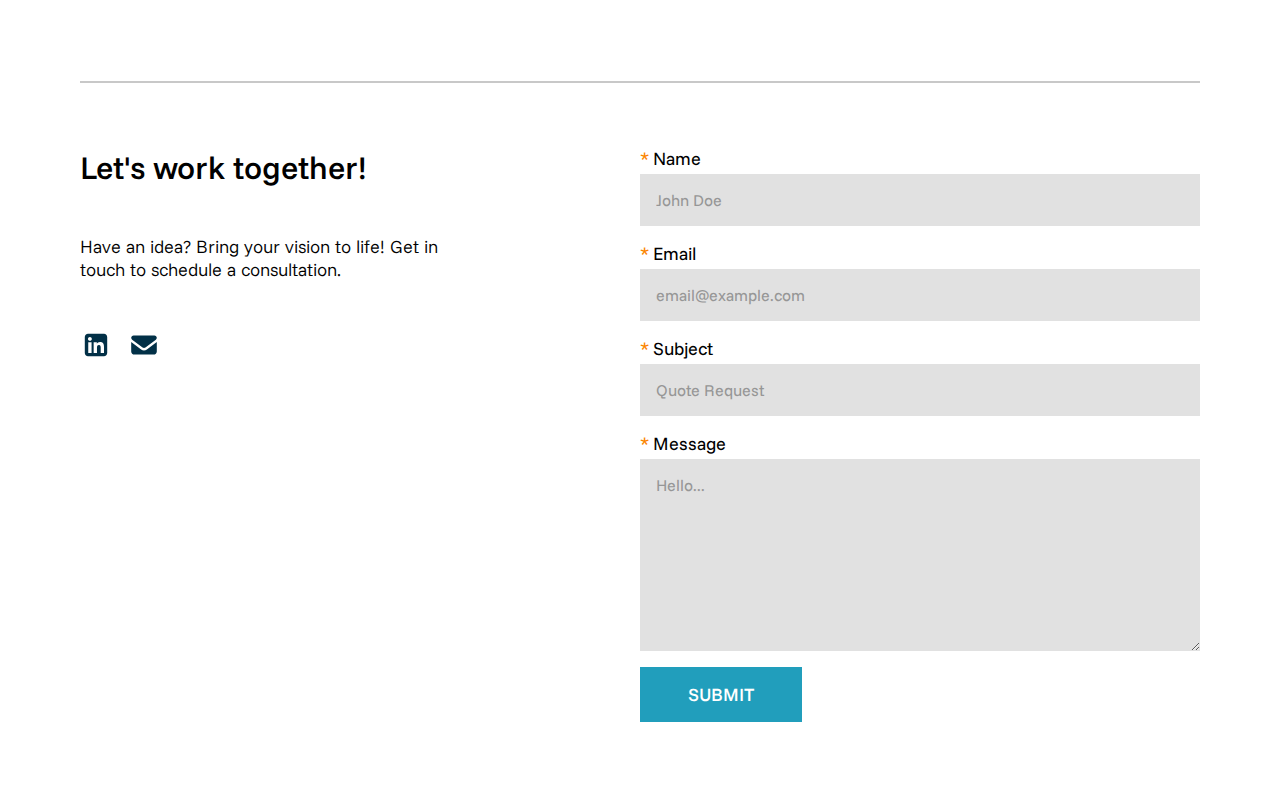
<file: projects/marvelous-hoco.html>
<!DOCTYPE html>
<html lang="en">

<head>
    <meta charset="UTF-8" />
    <meta name="viewport" content="width=device-width, initial-scale=1.0" />
    <link rel="stylesheet" href="../stylesheet.css" />
    <title>Title</title>
</head>

<body>
    <header>
        <a href="/"><img src="../assets/issac.design%20logo.svg" alt="issac.design" /></a>
        <nav>
            <ul>
                <li><a href="../index.html#services">Services</a></li>
                <li><a href="../index.html#featured-work">Work</a></li>
                <li><a href="#footer">Contact</a></li>
            </ul>
        </nav>
    </header>
    <main>
        <section class="work">
            <div>
                <img src="../assets/THS Marvelous Homecoming Thumbnail.jpg"
                    alt="Graphic Communication Project Manager mockup on Macbook." />
                <img src="../assets/THS Marvelous Homecoming Model.jpg"
                    alt="Graphic Communication Project Manager mockup on Macbook." />
                
            </div>
            <div>
                <h1>A Marvelous Homecoming</h1>
                <p>A commemorative apparel design inspired by Marvel comic book characters, created for a high-school homecoming week with a superhero theme.</p>
                <i>* Special thanks to Layla Webster for modeling the final product.</i>
                <div class="work-tags">
                    <p>Graphic Design</p>
                    <p>Illustration</p>
                    <p>Adobe Illustrator</p>
                    <p>Apparel Design</p>
                </div>
            </div>
            <div>
                <div>
                    <h2>Overview</h2>
                    <p>This project was commissioned by the Activities Director at Matilda Torres High School for their 2024 Homecoming Week, themed “A Marvelous Homecoming.” The goal was to create a bold, comic-style graphic that celebrated school spirit while capturing the look and feel of classic Marvel artwork.</p>
                </div>
                <div>
                    <h2>Process</h2>
                    <p>Using the client’s reference materials, primarily comic-book–style illustrations, I created a dynamic graphic featuring heroic bull characters inspired by the school’s Toro mascot. I emphasized expressive and bold linework and vivid colors to capture the energy of the theme. The design went through multiple iterations to balance visual impact with print-readiness, ensuring it reproduced cleanly and consistently on fabric.
                    </p>
                </div>
                <div>
                    <h2>Deliverable</h2>
                    <p>The final deliverables included:<ul><li>a fully editable Adobe Illustrator source file</li><li>and a detailed apparel mockup showcasing the design on a white shirt as reference for the client’s preferred print shop.</li>
                    </p>
                </div>
            </div>
        </section>
        <section class="work-pagination">
            <a href="ux-designers-guide.html"><svg xmlns="http://www.w3.org/2000/svg"
                    viewBox="0 0 640 640"><!--!Font Awesome Free v7.1.0 by @fontawesome - https://fontawesome.com License - https://fontawesome.com/license/free Copyright 2025 Fonticons, Inc.-->
                    <path
                        d="M73.4 297.4C60.9 309.9 60.9 330.2 73.4 342.7L233.4 502.7C245.9 515.2 266.2 515.2 278.7 502.7C291.2 490.2 291.2 469.9 278.7 457.4L173.3 352L544 352C561.7 352 576 337.7 576 320C576 302.3 561.7 288 544 288L173.3 288L278.7 182.6C291.2 170.1 291.2 149.8 278.7 137.3C266.2 124.8 245.9 124.8 233.4 137.3L73.4 297.3z" />
                </svg>The UX Designer's Guide to Typography</a>
            <a href="neontech-retrolabs.html">Neontech Retrolabs<svg xmlns="http://www.w3.org/2000/svg"
                    viewBox="0 0 640 640"><!--!Font Awesome Free v7.1.0 by @fontawesome - https://fontawesome.com License - https://fontawesome.com/license/free Copyright 2025 Fonticons, Inc.-->
                    <path
                        d="M566.6 342.6C579.1 330.1 579.1 309.8 566.6 297.3L406.6 137.3C394.1 124.8 373.8 124.8 361.3 137.3C348.8 149.8 348.8 170.1 361.3 182.6L466.7 288L96 288C78.3 288 64 302.3 64 320C64 337.7 78.3 352 96 352L466.7 352L361.3 457.4C348.8 469.9 348.8 490.2 361.3 502.7C373.8 515.2 394.1 515.2 406.6 502.7L566.6 342.7z" />
                </svg>
            </a>
        </section>
    </main>
    <footer id="footer">
        <div>
            <h2>Let's work together!</h2>
            <p>
                Have an idea? Bring your vision to life! Get in touch to schedule a
                consultation.
            </p>
            <div id="contact-links">
                <a href="https://linkedin.com/in/issacec" target="_blank">
                    <svg xmlns="http://www.w3.org/2000/svg" viewBox="0 0 640 640">
                        <!--!Font Awesome Free v7.1.0 by @fontawesome - https://fontawesome.com License - https://fontawesome.com/license/free Copyright 2025 Fonticons, Inc.-->
                        <path
                            d="M160 96C124.7 96 96 124.7 96 160L96 480C96 515.3 124.7 544 160 544L480 544C515.3 544 544 515.3 544 480L544 160C544 124.7 515.3 96 480 96L160 96zM165 266.2L231.5 266.2L231.5 480L165 480L165 266.2zM236.7 198.5C236.7 219.8 219.5 237 198.2 237C176.9 237 159.7 219.8 159.7 198.5C159.7 177.2 176.9 160 198.2 160C219.5 160 236.7 177.2 236.7 198.5zM413.9 480L413.9 376C413.9 351.2 413.4 319.3 379.4 319.3C344.8 319.3 339.5 346.3 339.5 374.2L339.5 480L273.1 480L273.1 266.2L336.8 266.2L336.8 295.4L337.7 295.4C346.6 278.6 368.3 260.9 400.6 260.9C467.8 260.9 480.3 305.2 480.3 362.8L480.3 480L413.9 480z" />
                    </svg>
                </a>
                <a href="mailto:withloveissac@gmail.com?subject=Re:%20issac.design" target="_blank">
                    <svg xmlns="http://www.w3.org/2000/svg" viewBox="0 0 640 640">
                        <!--!Font Awesome Free v7.1.0 by @fontawesome - https://fontawesome.com License - https://fontawesome.com/license/free Copyright 2025 Fonticons, Inc.-->
                        <path
                            d="M112 128C85.5 128 64 149.5 64 176C64 191.1 71.1 205.3 83.2 214.4L291.2 370.4C308.3 383.2 331.7 383.2 348.8 370.4L556.8 214.4C568.9 205.3 576 191.1 576 176C576 149.5 554.5 128 528 128L112 128zM64 260L64 448C64 483.3 92.7 512 128 512L512 512C547.3 512 576 483.3 576 448L576 260L377.6 408.8C343.5 434.4 296.5 434.4 262.4 408.8L64 260z" />
                    </svg>
                </a>
            </div>
        </div>
        <form id="contactForm"
            action="https://docs.google.com/forms/d/e/1FAIpQLSdIvmQxKedetIaKvOVmdW_Q3edhVhcfgp6fxTZG_4hYTd6y6g/formResponse"
            method="POST" target="hidden_iframe">
            <label><span>&ast;</span> Name
                <input type="text" id="name" name="entry.495944279" placeholder="John Doe" required /></label>
            <label><span>&ast;</span> Email
                <input type="email" class="form-input" id="email" name="entry.1713601959"
                    placeholder="email@example.com" required /></label>
            <label><span>&ast;</span> Subject
                <input type="text" class="form-input" id="subject" name="entry.2063571368" placeholder="Quote Request"
                    required /></label>
            <label><span>&ast;</span> Message
                <textarea class="form-input" id="message" name="entry.21617879" placeholder="Hello..." required rows="8"
                    maxlength="500"></textarea>
            </label>
            <button type="submit">Submit</button>
        </form>
    </footer>
</body>

<script>
    // Select all buttons that open modals
    const featuredWorkCards = document.querySelectorAll(".featured-work-card");
    // Select all buttons that close modals
    const closeModalButtons = document.querySelectorAll(".modal button");

    // Add click event listener to each open button
    featuredWorkCards.forEach((card) => {
        card.addEventListener("click", () => {
            // Get the target modal ID from the data attribute
            const modalId = "modal-" + card.getAttribute("id").split("-")[1];
            // Select the corresponding modal element using the ID
            const modal = document.getElementById(modalId);
            // Open the modal
            if (modal) {
                openModal(card, modal);
            }
        });
    });

    // Add click event listener to each close button
    closeModalButtons.forEach((button) => {
        button.addEventListener("click", () => {
            // Find the closest parent modal element
            const modalId = "modal-" + button.getAttribute("id").split("-")[2];
            const modal = document.getElementById(modalId);
            // Close the modal
            if (modal) {
                closeModal(card, modal);
            }
        });
    });

    function openModal(workCard, modal) {
        if (workCard == null) return;
        if (modal == null) return;

        workCard.classList.add("featured-work-card-expanded");
        modal.classList.add("modal-active");
    }

    function closeModal(workCard, modal) {
        if (workCard == null) return;
        if (modal == null) return;
        workCard.classList.remove("featured-work-card-expanded");
        modal.classList.remove("modal-active");
    }
</script>

</html>
</file>
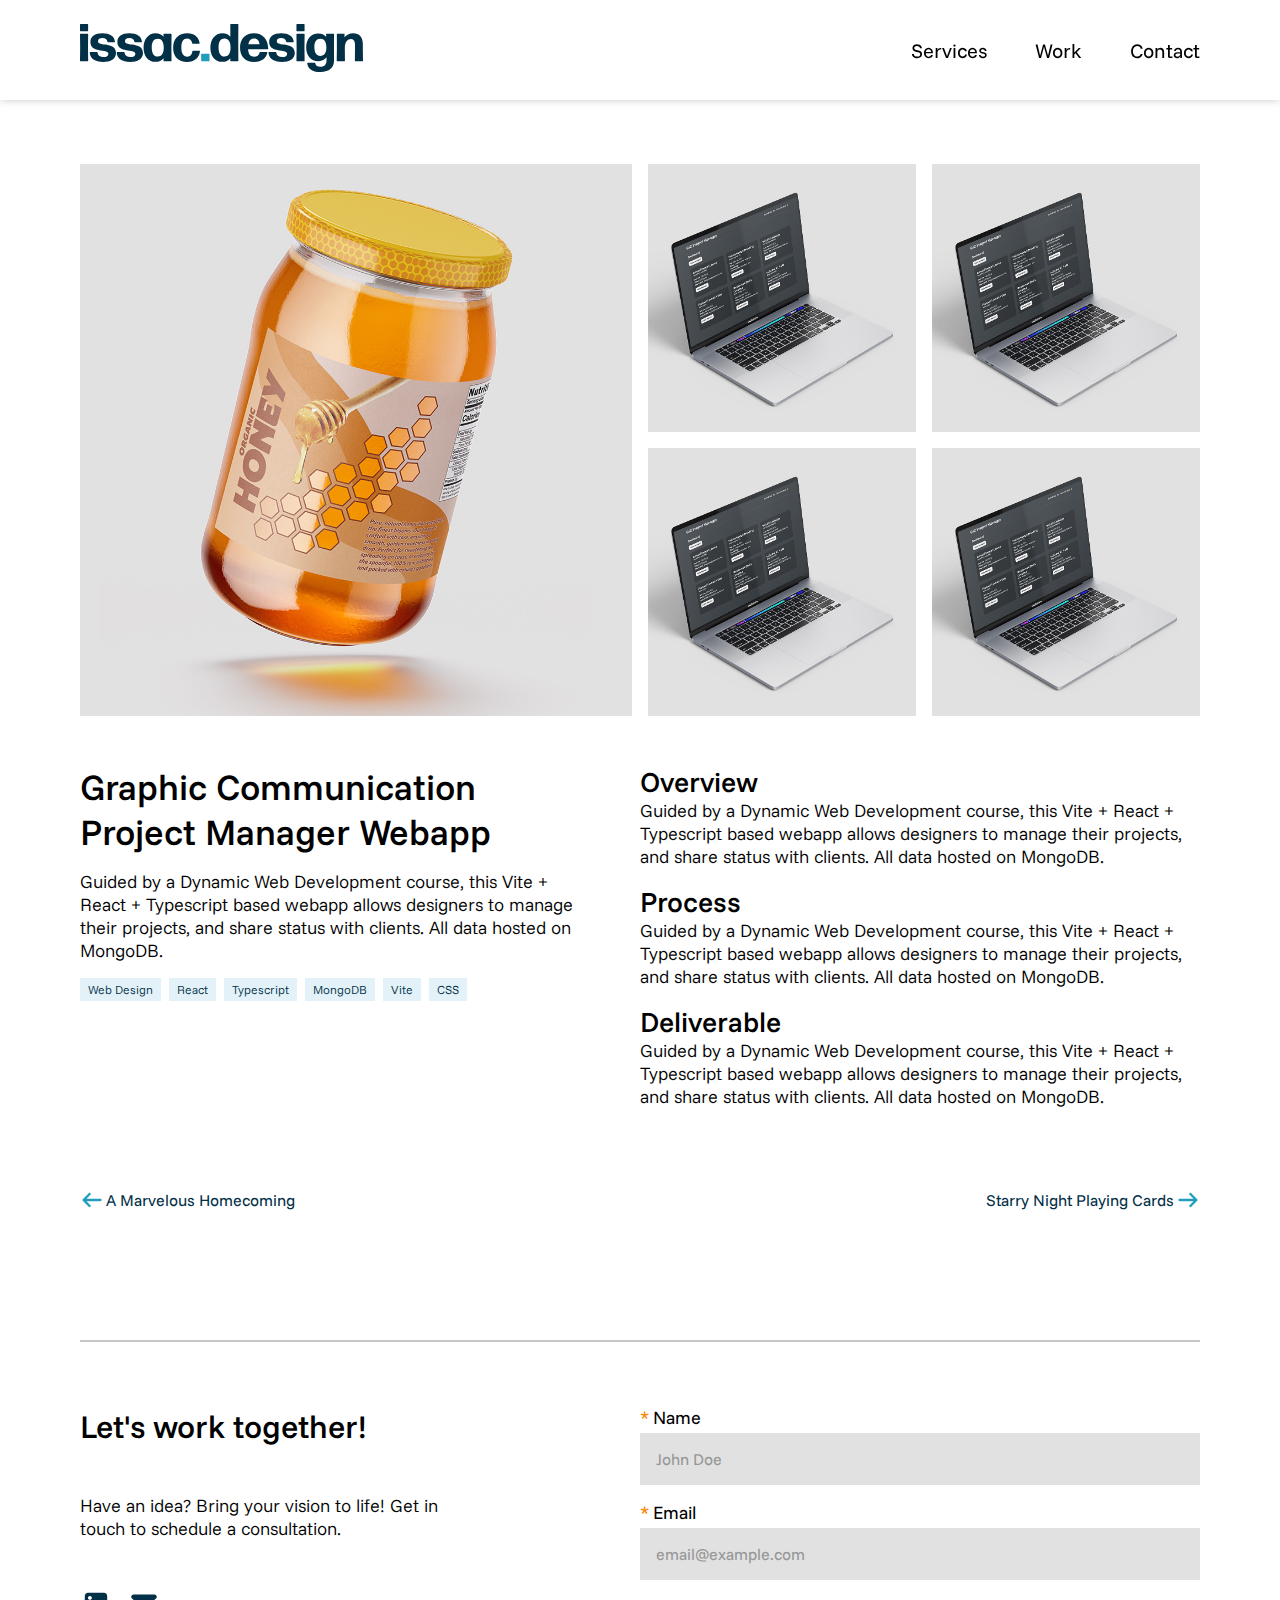
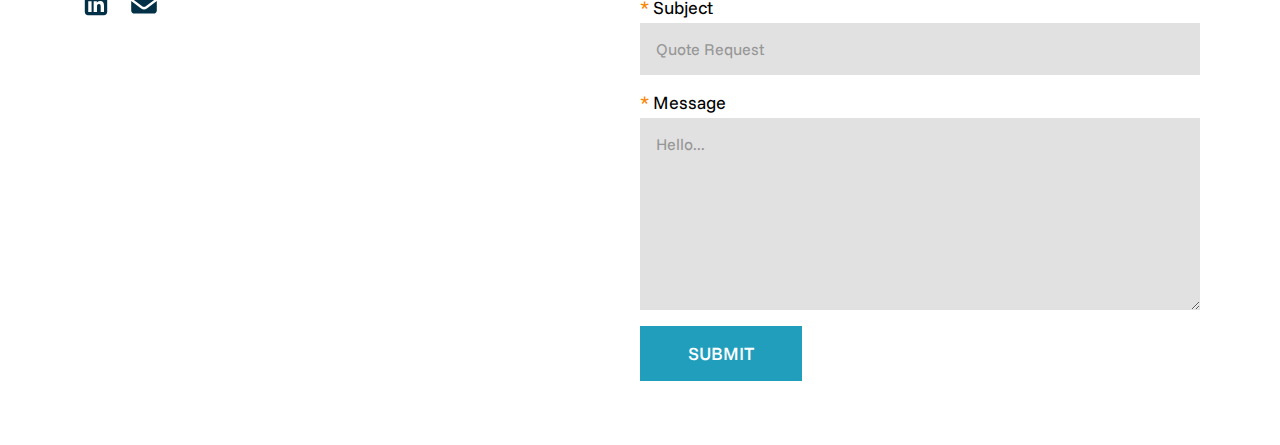
<file: projects/neontech-retrolabs.html>
<!DOCTYPE html>
<html lang="en">

<head>
    <meta charset="UTF-8" />
    <meta name="viewport" content="width=device-width, initial-scale=1.0" />
    <link rel="stylesheet" href="../stylesheet.css" />
    <title>Title</title>
</head>

<body>
    <header>
        <a href="/"><img src="../assets/issac.design%20logo.svg" alt="issac.design" /></a>
        <nav>
            <ul>
                <li><a href="../index_.html#services">Services</a></li>
                <li><a href="../index_.html#featured-work">Work</a></li>
                <li><a href="#footer">Contact</a></li>
            </ul>
        </nav>
    </header>
    <main>
        <section class="work">
            <div>
                <img src="../assets/Organic Honey Thumbnail.jpg"
                    alt="Graphic Communication Project Manager mockup on Macbook." />
                <img src="../assets/GRC%20Project%20Manager%20Thumbnail.jpg"
                    alt="Graphic Communication Project Manager mockup on Macbook." />
                <img src="../assets/GRC%20Project%20Manager%20Thumbnail.jpg"
                    alt="Graphic Communication Project Manager mockup on Macbook." />
                <img src="../assets/GRC%20Project%20Manager%20Thumbnail.jpg"
                    alt="Graphic Communication Project Manager mockup on Macbook." />
                <img src="../assets/GRC%20Project%20Manager%20Thumbnail.jpg"
                    alt="Graphic Communication Project Manager mockup on Macbook." />
            </div>
            <div>
                <h1>Graphic Communication Project Manager Webapp</h1>
                <p>
                    Guided by a Dynamic Web Development course, this Vite + React +
                    Typescript based webapp allows designers to manage their
                    projects, and share status with clients. All data hosted on
                    MongoDB.
                </p>
                <div class="work-tags">
                    <p>Web Design</p>
                    <p>React</p>
                    <p>Typescript</p>
                    <p>MongoDB</p>
                    <p>Vite</p>
                    <p>CSS</p>
                </div>
            </div>
            <div>
                <div>
                    <h2>Overview</h2>
                    <p>
                        Guided by a Dynamic Web Development course, this Vite + React
                        + Typescript based webapp allows designers to manage their
                        projects, and share status with clients. All data hosted on
                        MongoDB.
                    </p>
                </div>
                <div>
                    <h2>Process</h2>
                    <p>
                        Guided by a Dynamic Web Development course, this Vite + React
                        + Typescript based webapp allows designers to manage their
                        projects, and share status with clients. All data hosted on
                        MongoDB.
                    </p>
                </div>
                <div>
                    <h2>Deliverable</h2>
                    <p>
                        Guided by a Dynamic Web Development course, this Vite + React
                        + Typescript based webapp allows designers to manage their
                        projects, and share status with clients. All data hosted on
                        MongoDB.
                    </p>
                </div>
            </div>
        </section>
        <section class="work-pagination">
            <a href="marvelous-hoco.html"><svg xmlns="http://www.w3.org/2000/svg"
                    viewBox="0 0 640 640"><!--!Font Awesome Free v7.1.0 by @fontawesome - https://fontawesome.com License - https://fontawesome.com/license/free Copyright 2025 Fonticons, Inc.-->
                    <path
                        d="M73.4 297.4C60.9 309.9 60.9 330.2 73.4 342.7L233.4 502.7C245.9 515.2 266.2 515.2 278.7 502.7C291.2 490.2 291.2 469.9 278.7 457.4L173.3 352L544 352C561.7 352 576 337.7 576 320C576 302.3 561.7 288 544 288L173.3 288L278.7 182.6C291.2 170.1 291.2 149.8 278.7 137.3C266.2 124.8 245.9 124.8 233.4 137.3L73.4 297.3z" />
                </svg>A Marvelous Homecoming</a>
            <a href="starry-night.html">Starry Night Playing Cards<svg xmlns="http://www.w3.org/2000/svg"
                    viewBox="0 0 640 640"><!--!Font Awesome Free v7.1.0 by @fontawesome - https://fontawesome.com License - https://fontawesome.com/license/free Copyright 2025 Fonticons, Inc.-->
                    <path
                        d="M566.6 342.6C579.1 330.1 579.1 309.8 566.6 297.3L406.6 137.3C394.1 124.8 373.8 124.8 361.3 137.3C348.8 149.8 348.8 170.1 361.3 182.6L466.7 288L96 288C78.3 288 64 302.3 64 320C64 337.7 78.3 352 96 352L466.7 352L361.3 457.4C348.8 469.9 348.8 490.2 361.3 502.7C373.8 515.2 394.1 515.2 406.6 502.7L566.6 342.7z" />
                </svg>
            </a>
        </section>
    </main>
    <footer id="footer">
        <div>
            <h2>Let's work together!</h2>
            <p>
                Have an idea? Bring your vision to life! Get in touch to schedule a
                consultation.
            </p>
            <div id="contact-links">
                <a href="https://linkedin.com/in/issacec" target="_blank">
                    <svg xmlns="http://www.w3.org/2000/svg" viewBox="0 0 640 640">
                        <!--!Font Awesome Free v7.1.0 by @fontawesome - https://fontawesome.com License - https://fontawesome.com/license/free Copyright 2025 Fonticons, Inc.-->
                        <path
                            d="M160 96C124.7 96 96 124.7 96 160L96 480C96 515.3 124.7 544 160 544L480 544C515.3 544 544 515.3 544 480L544 160C544 124.7 515.3 96 480 96L160 96zM165 266.2L231.5 266.2L231.5 480L165 480L165 266.2zM236.7 198.5C236.7 219.8 219.5 237 198.2 237C176.9 237 159.7 219.8 159.7 198.5C159.7 177.2 176.9 160 198.2 160C219.5 160 236.7 177.2 236.7 198.5zM413.9 480L413.9 376C413.9 351.2 413.4 319.3 379.4 319.3C344.8 319.3 339.5 346.3 339.5 374.2L339.5 480L273.1 480L273.1 266.2L336.8 266.2L336.8 295.4L337.7 295.4C346.6 278.6 368.3 260.9 400.6 260.9C467.8 260.9 480.3 305.2 480.3 362.8L480.3 480L413.9 480z" />
                    </svg>
                </a>
                <a href="mailto:withloveissac@gmail.com?subject=Re:%20issac.design" target="_blank">
                    <svg xmlns="http://www.w3.org/2000/svg" viewBox="0 0 640 640">
                        <!--!Font Awesome Free v7.1.0 by @fontawesome - https://fontawesome.com License - https://fontawesome.com/license/free Copyright 2025 Fonticons, Inc.-->
                        <path
                            d="M112 128C85.5 128 64 149.5 64 176C64 191.1 71.1 205.3 83.2 214.4L291.2 370.4C308.3 383.2 331.7 383.2 348.8 370.4L556.8 214.4C568.9 205.3 576 191.1 576 176C576 149.5 554.5 128 528 128L112 128zM64 260L64 448C64 483.3 92.7 512 128 512L512 512C547.3 512 576 483.3 576 448L576 260L377.6 408.8C343.5 434.4 296.5 434.4 262.4 408.8L64 260z" />
                    </svg>
                </a>
            </div>
        </div>
        <form id="contactForm"
            action="https://docs.google.com/forms/d/e/1FAIpQLSdIvmQxKedetIaKvOVmdW_Q3edhVhcfgp6fxTZG_4hYTd6y6g/formResponse"
            method="POST" target="hidden_iframe">
            <label><span>&ast;</span> Name
                <input type="text" id="name" name="entry.495944279" placeholder="John Doe" required /></label>
            <label><span>&ast;</span> Email
                <input type="email" class="form-input" id="email" name="entry.1713601959"
                    placeholder="email@example.com" required /></label>
            <label><span>&ast;</span> Subject
                <input type="text" class="form-input" id="subject" name="entry.2063571368" placeholder="Quote Request"
                    required /></label>
            <label><span>&ast;</span> Message
                <textarea class="form-input" id="message" name="entry.21617879" placeholder="Hello..." required rows="8"
                    maxlength="500"></textarea>
            </label>
            <button type="submit">Submit</button>
        </form>
    </footer>
</body>

<script>
    // Select all buttons that open modals
    const featuredWorkCards = document.querySelectorAll(".featured-work-card");
    // Select all buttons that close modals
    const closeModalButtons = document.querySelectorAll(".modal button");

    // Add click event listener to each open button
    featuredWorkCards.forEach((card) => {
        card.addEventListener("click", () => {
            // Get the target modal ID from the data attribute
            const modalId = "modal-" + card.getAttribute("id").split("-")[1];
            // Select the corresponding modal element using the ID
            const modal = document.getElementById(modalId);
            // Open the modal
            if (modal) {
                openModal(card, modal);
            }
        });
    });

    // Add click event listener to each close button
    closeModalButtons.forEach((button) => {
        button.addEventListener("click", () => {
            // Find the closest parent modal element
            const modalId = "modal-" + button.getAttribute("id").split("-")[2];
            const modal = document.getElementById(modalId);
            // Close the modal
            if (modal) {
                closeModal(card, modal);
            }
        });
    });

    function openModal(workCard, modal) {
        if (workCard == null) return;
        if (modal == null) return;

        workCard.classList.add("featured-work-card-expanded");
        modal.classList.add("modal-active");
    }

    function closeModal(workCard, modal) {
        if (workCard == null) return;
        if (modal == null) return;
        workCard.classList.remove("featured-work-card-expanded");
        modal.classList.remove("modal-active");
    }
</script>

</html>
</file>
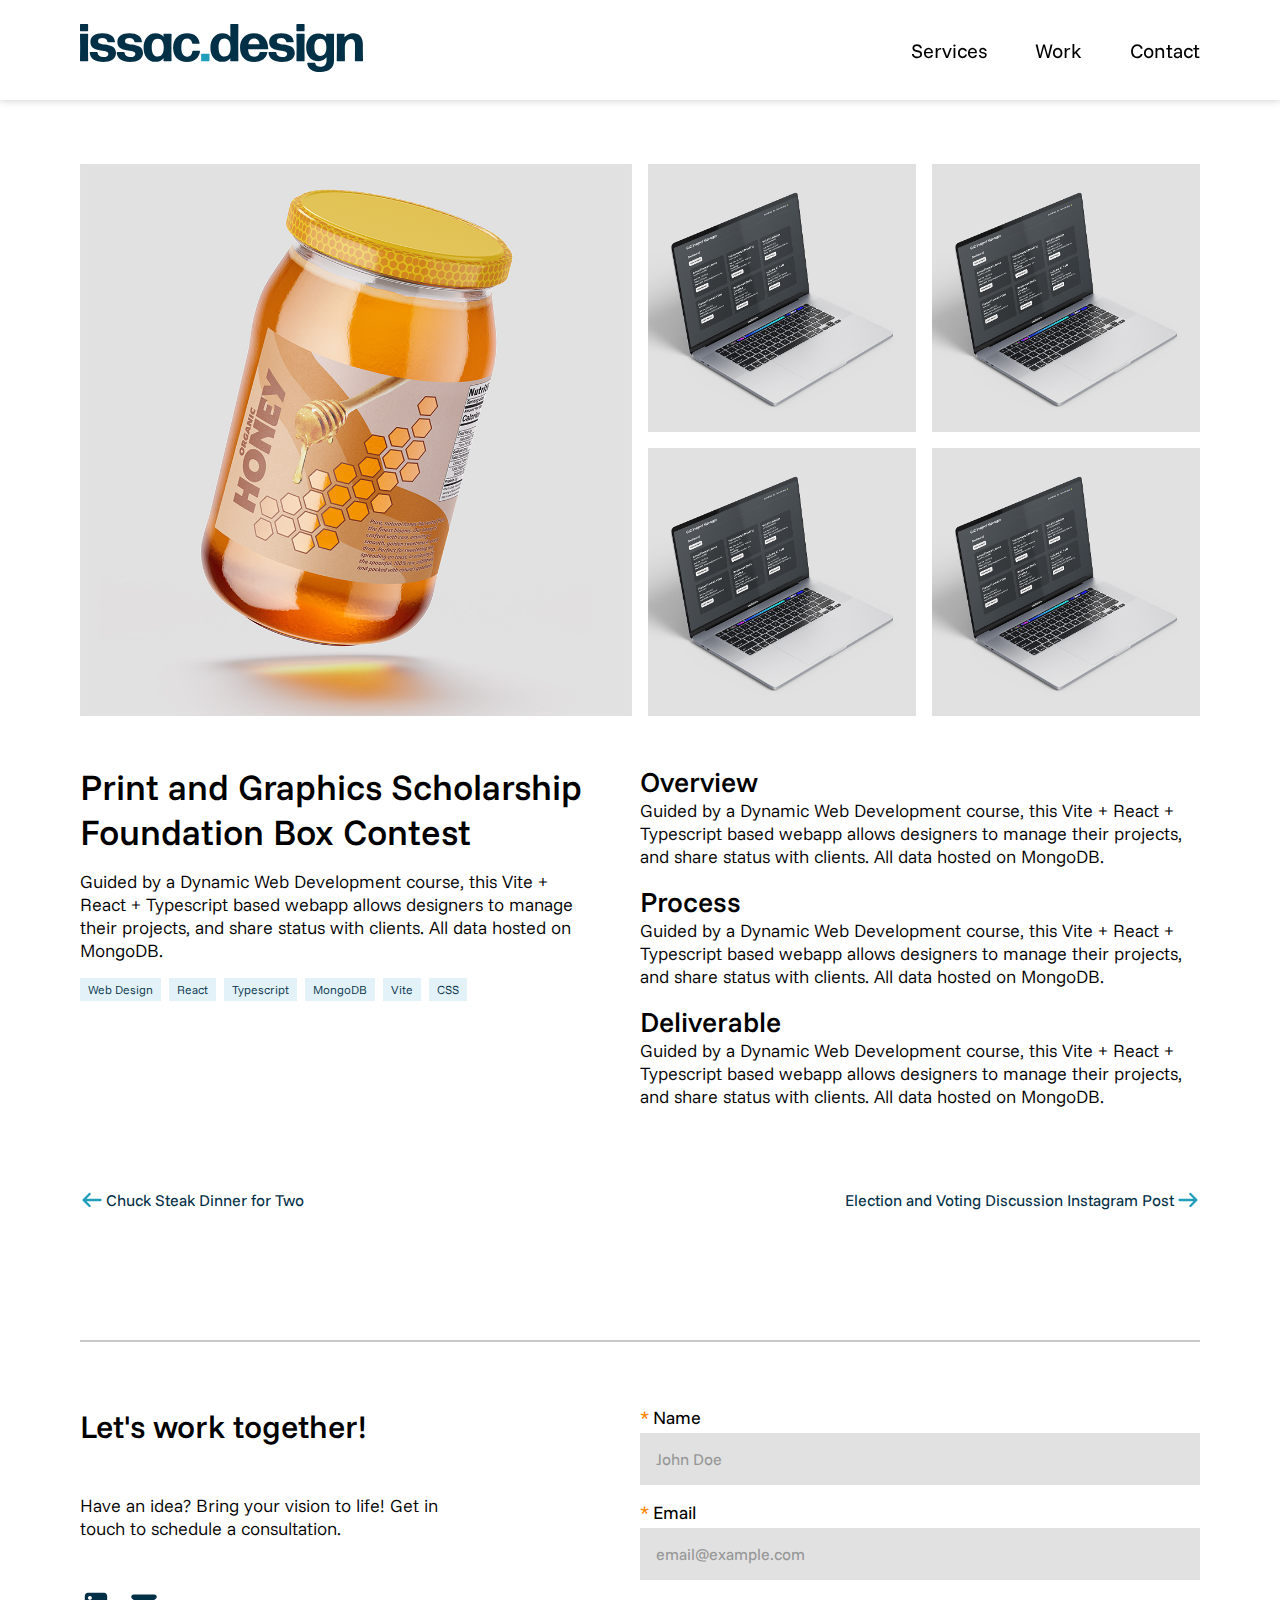
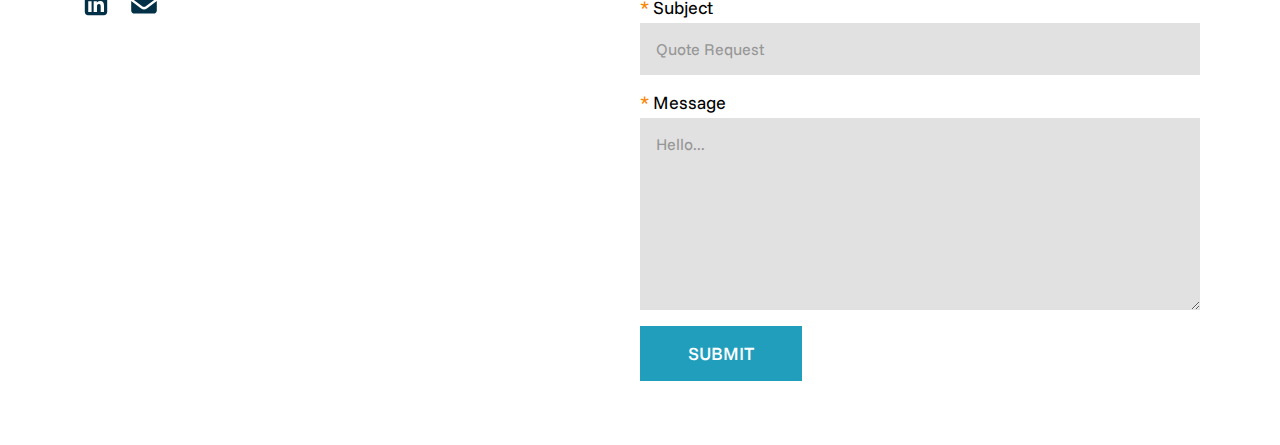
<file: projects/pgsf-box.html>
<!DOCTYPE html>
<html lang="en">

<head>
    <meta charset="UTF-8" />
    <meta name="viewport" content="width=device-width, initial-scale=1.0" />
    <link rel="stylesheet" href="../stylesheet.css" />
    <title>Title</title>
</head>

<body>
    <header>
        <a href="/"><img src="../assets/issac.design%20logo.svg" alt="issac.design" /></a>
        <nav>
            <ul>
                <li><a href="../index_.html#services">Services</a></li>
                <li><a href="../index_.html#featured-work">Work</a></li>
                <li><a href="#footer">Contact</a></li>
            </ul>
        </nav>
    </header>
    <main>
        <section class="work">
            <div>
                <img src="../assets/Organic Honey Thumbnail.jpg"
                    alt="Graphic Communication Project Manager mockup on Macbook." />
                <img src="../assets/GRC%20Project%20Manager%20Thumbnail.jpg"
                    alt="Graphic Communication Project Manager mockup on Macbook." />
                <img src="../assets/GRC%20Project%20Manager%20Thumbnail.jpg"
                    alt="Graphic Communication Project Manager mockup on Macbook." />
                <img src="../assets/GRC%20Project%20Manager%20Thumbnail.jpg"
                    alt="Graphic Communication Project Manager mockup on Macbook." />
                <img src="../assets/GRC%20Project%20Manager%20Thumbnail.jpg"
                    alt="Graphic Communication Project Manager mockup on Macbook." />
            </div>
            <div>
                <h1>Print and Graphics Scholarship Foundation Box Contest</h1>
                <p>
                    Guided by a Dynamic Web Development course, this Vite + React +
                    Typescript based webapp allows designers to manage their
                    projects, and share status with clients. All data hosted on
                    MongoDB.
                </p>
                <div class="work-tags">
                    <p>Web Design</p>
                    <p>React</p>
                    <p>Typescript</p>
                    <p>MongoDB</p>
                    <p>Vite</p>
                    <p>CSS</p>
                </div>
            </div>
            <div>
                <div>
                    <h2>Overview</h2>
                    <p>
                        Guided by a Dynamic Web Development course, this Vite + React
                        + Typescript based webapp allows designers to manage their
                        projects, and share status with clients. All data hosted on
                        MongoDB.
                    </p>
                </div>
                <div>
                    <h2>Process</h2>
                    <p>
                        Guided by a Dynamic Web Development course, this Vite + React
                        + Typescript based webapp allows designers to manage their
                        projects, and share status with clients. All data hosted on
                        MongoDB.
                    </p>
                </div>
                <div>
                    <h2>Deliverable</h2>
                    <p>
                        Guided by a Dynamic Web Development course, this Vite + React
                        + Typescript based webapp allows designers to manage their
                        projects, and share status with clients. All data hosted on
                        MongoDB.
                    </p>
                </div>
            </div>
        </section>
        <section class="work-pagination">
            <a href="steak-dinner.html"><svg xmlns="http://www.w3.org/2000/svg"
                    viewBox="0 0 640 640"><!--!Font Awesome Free v7.1.0 by @fontawesome - https://fontawesome.com License - https://fontawesome.com/license/free Copyright 2025 Fonticons, Inc.-->
                    <path
                        d="M73.4 297.4C60.9 309.9 60.9 330.2 73.4 342.7L233.4 502.7C245.9 515.2 266.2 515.2 278.7 502.7C291.2 490.2 291.2 469.9 278.7 457.4L173.3 352L544 352C561.7 352 576 337.7 576 320C576 302.3 561.7 288 544 288L173.3 288L278.7 182.6C291.2 170.1 291.2 149.8 278.7 137.3C266.2 124.8 245.9 124.8 233.4 137.3L73.4 297.3z" />
                </svg>Chuck Steak Dinner for Two</a>
            <a href="cbs-ig.html">Election and Voting Discussion Instagram Post<svg xmlns="http://www.w3.org/2000/svg"
                    viewBox="0 0 640 640"><!--!Font Awesome Free v7.1.0 by @fontawesome - https://fontawesome.com License - https://fontawesome.com/license/free Copyright 2025 Fonticons, Inc.-->
                    <path
                        d="M566.6 342.6C579.1 330.1 579.1 309.8 566.6 297.3L406.6 137.3C394.1 124.8 373.8 124.8 361.3 137.3C348.8 149.8 348.8 170.1 361.3 182.6L466.7 288L96 288C78.3 288 64 302.3 64 320C64 337.7 78.3 352 96 352L466.7 352L361.3 457.4C348.8 469.9 348.8 490.2 361.3 502.7C373.8 515.2 394.1 515.2 406.6 502.7L566.6 342.7z" />
                </svg>
            </a>
        </section>
    </main>
    <footer id="footer">
        <div>
            <h2>Let's work together!</h2>
            <p>
                Have an idea? Bring your vision to life! Get in touch to schedule a
                consultation.
            </p>
            <div id="contact-links">
                <a href="https://linkedin.com/in/issacec" target="_blank">
                    <svg xmlns="http://www.w3.org/2000/svg" viewBox="0 0 640 640">
                        <!--!Font Awesome Free v7.1.0 by @fontawesome - https://fontawesome.com License - https://fontawesome.com/license/free Copyright 2025 Fonticons, Inc.-->
                        <path
                            d="M160 96C124.7 96 96 124.7 96 160L96 480C96 515.3 124.7 544 160 544L480 544C515.3 544 544 515.3 544 480L544 160C544 124.7 515.3 96 480 96L160 96zM165 266.2L231.5 266.2L231.5 480L165 480L165 266.2zM236.7 198.5C236.7 219.8 219.5 237 198.2 237C176.9 237 159.7 219.8 159.7 198.5C159.7 177.2 176.9 160 198.2 160C219.5 160 236.7 177.2 236.7 198.5zM413.9 480L413.9 376C413.9 351.2 413.4 319.3 379.4 319.3C344.8 319.3 339.5 346.3 339.5 374.2L339.5 480L273.1 480L273.1 266.2L336.8 266.2L336.8 295.4L337.7 295.4C346.6 278.6 368.3 260.9 400.6 260.9C467.8 260.9 480.3 305.2 480.3 362.8L480.3 480L413.9 480z" />
                    </svg>
                </a>
                <a href="mailto:withloveissac@gmail.com?subject=Re:%20issac.design" target="_blank">
                    <svg xmlns="http://www.w3.org/2000/svg" viewBox="0 0 640 640">
                        <!--!Font Awesome Free v7.1.0 by @fontawesome - https://fontawesome.com License - https://fontawesome.com/license/free Copyright 2025 Fonticons, Inc.-->
                        <path
                            d="M112 128C85.5 128 64 149.5 64 176C64 191.1 71.1 205.3 83.2 214.4L291.2 370.4C308.3 383.2 331.7 383.2 348.8 370.4L556.8 214.4C568.9 205.3 576 191.1 576 176C576 149.5 554.5 128 528 128L112 128zM64 260L64 448C64 483.3 92.7 512 128 512L512 512C547.3 512 576 483.3 576 448L576 260L377.6 408.8C343.5 434.4 296.5 434.4 262.4 408.8L64 260z" />
                    </svg>
                </a>
            </div>
        </div>
        <form id="contactForm"
            action="https://docs.google.com/forms/d/e/1FAIpQLSdIvmQxKedetIaKvOVmdW_Q3edhVhcfgp6fxTZG_4hYTd6y6g/formResponse"
            method="POST" target="hidden_iframe">
            <label><span>&ast;</span> Name
                <input type="text" id="name" name="entry.495944279" placeholder="John Doe" required /></label>
            <label><span>&ast;</span> Email
                <input type="email" class="form-input" id="email" name="entry.1713601959"
                    placeholder="email@example.com" required /></label>
            <label><span>&ast;</span> Subject
                <input type="text" class="form-input" id="subject" name="entry.2063571368" placeholder="Quote Request"
                    required /></label>
            <label><span>&ast;</span> Message
                <textarea class="form-input" id="message" name="entry.21617879" placeholder="Hello..." required rows="8"
                    maxlength="500"></textarea>
            </label>
            <button type="submit">Submit</button>
        </form>
    </footer>
</body>

<script>
    // Select all buttons that open modals
    const featuredWorkCards = document.querySelectorAll(".featured-work-card");
    // Select all buttons that close modals
    const closeModalButtons = document.querySelectorAll(".modal button");

    // Add click event listener to each open button
    featuredWorkCards.forEach((card) => {
        card.addEventListener("click", () => {
            // Get the target modal ID from the data attribute
            const modalId = "modal-" + card.getAttribute("id").split("-")[1];
            // Select the corresponding modal element using the ID
            const modal = document.getElementById(modalId);
            // Open the modal
            if (modal) {
                openModal(card, modal);
            }
        });
    });

    // Add click event listener to each close button
    closeModalButtons.forEach((button) => {
        button.addEventListener("click", () => {
            // Find the closest parent modal element
            const modalId = "modal-" + button.getAttribute("id").split("-")[2];
            const modal = document.getElementById(modalId);
            // Close the modal
            if (modal) {
                closeModal(card, modal);
            }
        });
    });

    function openModal(workCard, modal) {
        if (workCard == null) return;
        if (modal == null) return;

        workCard.classList.add("featured-work-card-expanded");
        modal.classList.add("modal-active");
    }

    function closeModal(workCard, modal) {
        if (workCard == null) return;
        if (modal == null) return;
        workCard.classList.remove("featured-work-card-expanded");
        modal.classList.remove("modal-active");
    }
</script>

</html>
</file>
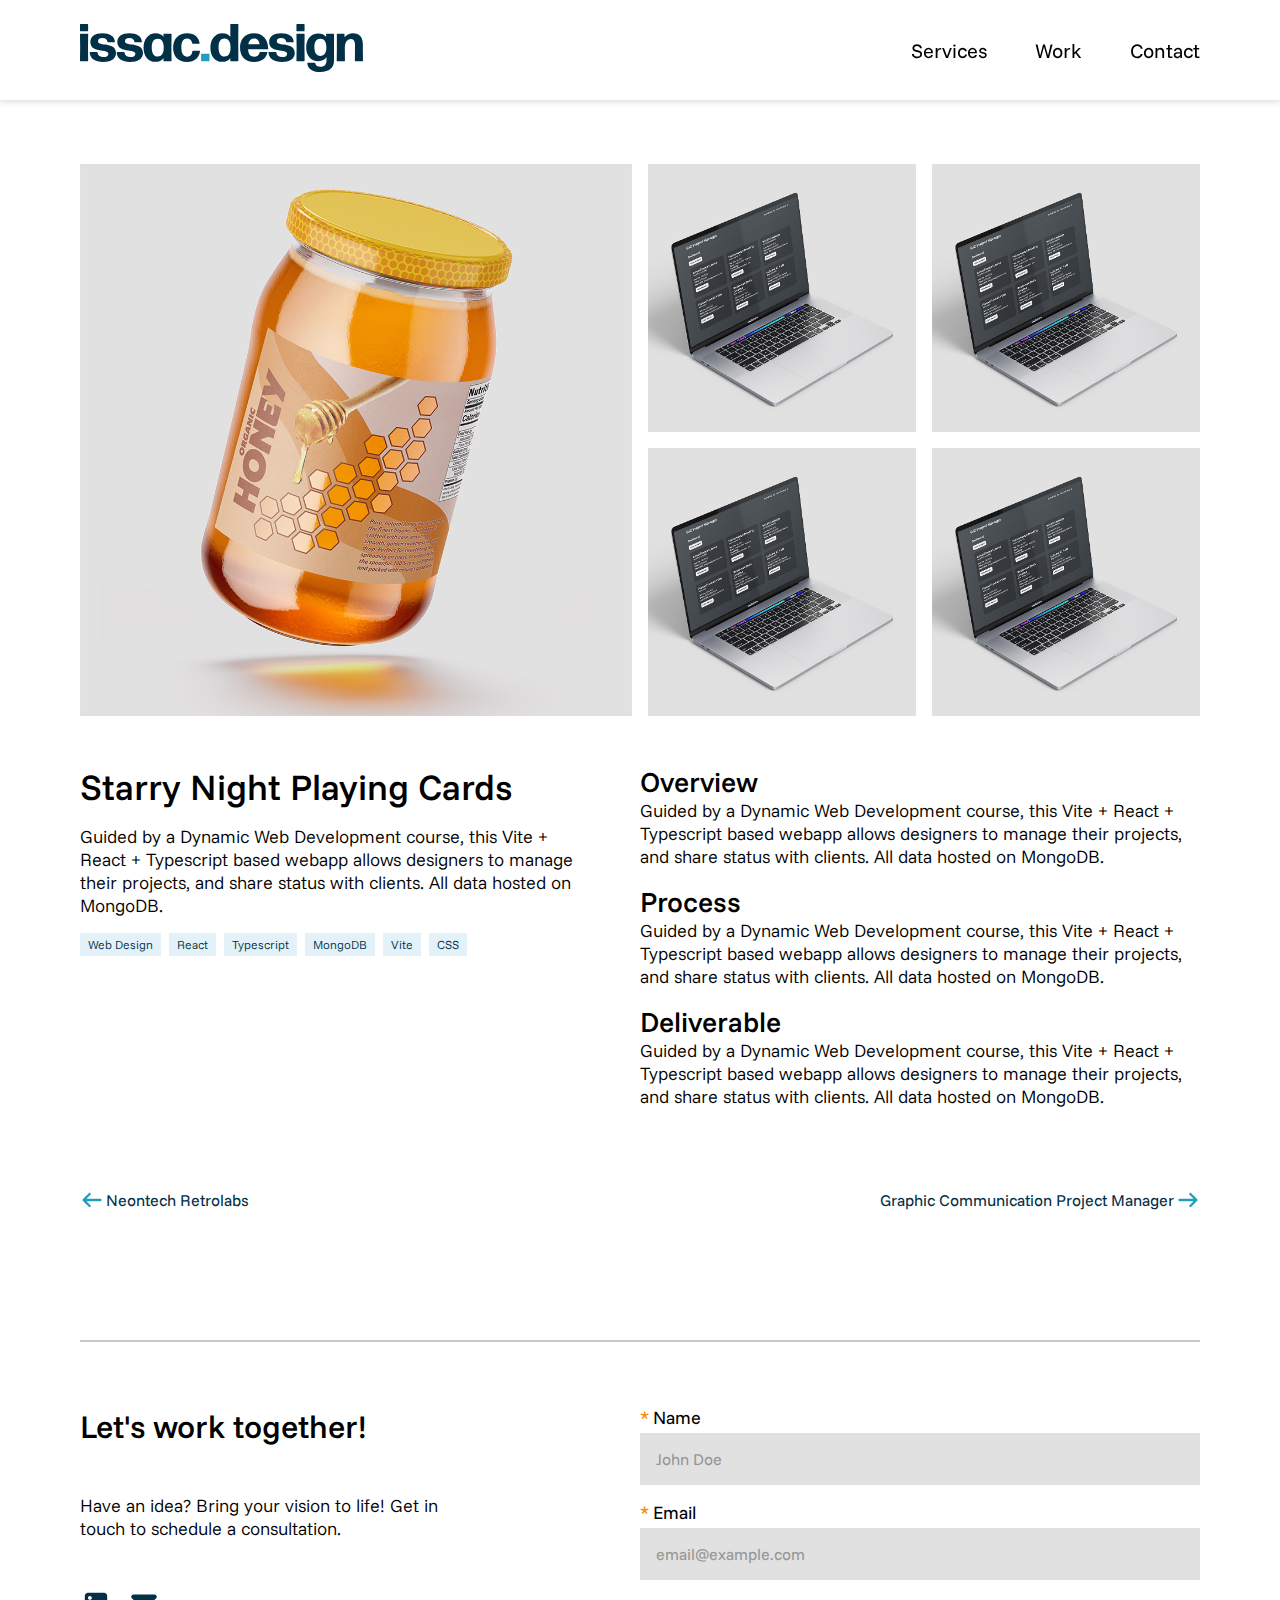
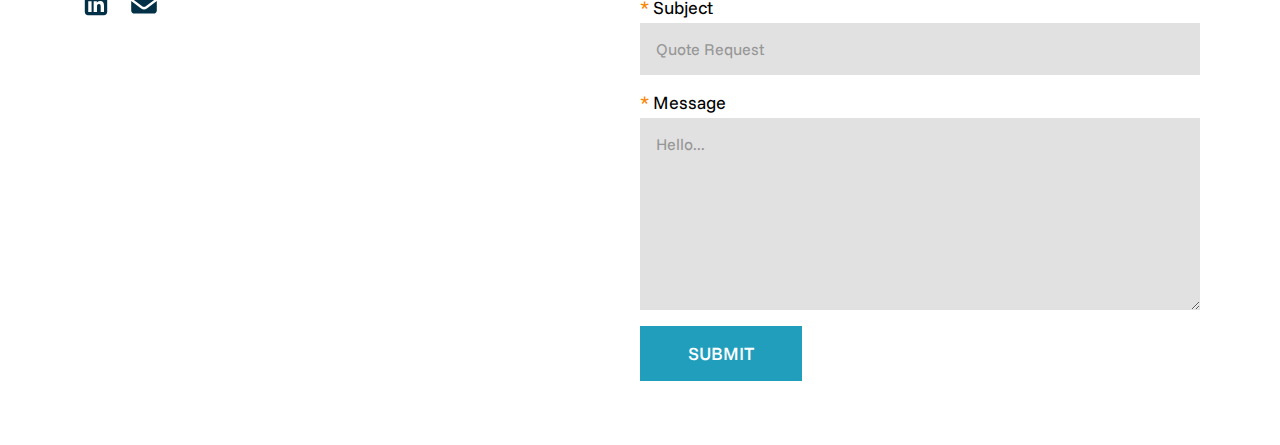
<file: projects/starry-night.html>
<!DOCTYPE html>
<html lang="en">

<head>
    <meta charset="UTF-8" />
    <meta name="viewport" content="width=device-width, initial-scale=1.0" />
    <link rel="stylesheet" href="../stylesheet.css" />
    <title>Title</title>
</head>

<body>
    <header>
        <a href="/"><img src="../assets/issac.design%20logo.svg" alt="issac.design" /></a>
        <nav>
            <ul>
                <li><a href="../index_.html#services">Services</a></li>
                <li><a href="../index_.html#featured-work">Work</a></li>
                <li><a href="#footer">Contact</a></li>
            </ul>
        </nav>
    </header>
    <main>
        <section class="work">
            <div>
                <img src="../assets/Organic Honey Thumbnail.jpg"
                    alt="Graphic Communication Project Manager mockup on Macbook." />
                <img src="../assets/GRC%20Project%20Manager%20Thumbnail.jpg"
                    alt="Graphic Communication Project Manager mockup on Macbook." />
                <img src="../assets/GRC%20Project%20Manager%20Thumbnail.jpg"
                    alt="Graphic Communication Project Manager mockup on Macbook." />
                <img src="../assets/GRC%20Project%20Manager%20Thumbnail.jpg"
                    alt="Graphic Communication Project Manager mockup on Macbook." />
                <img src="../assets/GRC%20Project%20Manager%20Thumbnail.jpg"
                    alt="Graphic Communication Project Manager mockup on Macbook." />
            </div>
            <div>
                <h1>Starry Night Playing Cards</h1>
                <p>
                    Guided by a Dynamic Web Development course, this Vite + React +
                    Typescript based webapp allows designers to manage their
                    projects, and share status with clients. All data hosted on
                    MongoDB.
                </p>
                <div class="work-tags">
                    <p>Web Design</p>
                    <p>React</p>
                    <p>Typescript</p>
                    <p>MongoDB</p>
                    <p>Vite</p>
                    <p>CSS</p>
                </div>
            </div>
            <div>
                <div>
                    <h2>Overview</h2>
                    <p>
                        Guided by a Dynamic Web Development course, this Vite + React
                        + Typescript based webapp allows designers to manage their
                        projects, and share status with clients. All data hosted on
                        MongoDB.
                    </p>
                </div>
                <div>
                    <h2>Process</h2>
                    <p>
                        Guided by a Dynamic Web Development course, this Vite + React
                        + Typescript based webapp allows designers to manage their
                        projects, and share status with clients. All data hosted on
                        MongoDB.
                    </p>
                </div>
                <div>
                    <h2>Deliverable</h2>
                    <p>
                        Guided by a Dynamic Web Development course, this Vite + React
                        + Typescript based webapp allows designers to manage their
                        projects, and share status with clients. All data hosted on
                        MongoDB.
                    </p>
                </div>
            </div>
        </section>
        <section class="work-pagination">
            <a href="neontech-retrolabs.html"><svg xmlns="http://www.w3.org/2000/svg"
                    viewBox="0 0 640 640"><!--!Font Awesome Free v7.1.0 by @fontawesome - https://fontawesome.com License - https://fontawesome.com/license/free Copyright 2025 Fonticons, Inc.-->
                    <path
                        d="M73.4 297.4C60.9 309.9 60.9 330.2 73.4 342.7L233.4 502.7C245.9 515.2 266.2 515.2 278.7 502.7C291.2 490.2 291.2 469.9 278.7 457.4L173.3 352L544 352C561.7 352 576 337.7 576 320C576 302.3 561.7 288 544 288L173.3 288L278.7 182.6C291.2 170.1 291.2 149.8 278.7 137.3C266.2 124.8 245.9 124.8 233.4 137.3L73.4 297.3z" />
                </svg>Neontech Retrolabs</a>
            <a href="grc-project-manager.html">Graphic Communication Project Manager<svg xmlns="http://www.w3.org/2000/svg"
                    viewBox="0 0 640 640"><!--!Font Awesome Free v7.1.0 by @fontawesome - https://fontawesome.com License - https://fontawesome.com/license/free Copyright 2025 Fonticons, Inc.-->
                    <path
                        d="M566.6 342.6C579.1 330.1 579.1 309.8 566.6 297.3L406.6 137.3C394.1 124.8 373.8 124.8 361.3 137.3C348.8 149.8 348.8 170.1 361.3 182.6L466.7 288L96 288C78.3 288 64 302.3 64 320C64 337.7 78.3 352 96 352L466.7 352L361.3 457.4C348.8 469.9 348.8 490.2 361.3 502.7C373.8 515.2 394.1 515.2 406.6 502.7L566.6 342.7z" />
                </svg>
            </a>
        </section>
    </main>
    <footer id="footer">
        <div>
            <h2>Let's work together!</h2>
            <p>
                Have an idea? Bring your vision to life! Get in touch to schedule a
                consultation.
            </p>
            <div id="contact-links">
                <a href="https://linkedin.com/in/issacec" target="_blank">
                    <svg xmlns="http://www.w3.org/2000/svg" viewBox="0 0 640 640">
                        <!--!Font Awesome Free v7.1.0 by @fontawesome - https://fontawesome.com License - https://fontawesome.com/license/free Copyright 2025 Fonticons, Inc.-->
                        <path
                            d="M160 96C124.7 96 96 124.7 96 160L96 480C96 515.3 124.7 544 160 544L480 544C515.3 544 544 515.3 544 480L544 160C544 124.7 515.3 96 480 96L160 96zM165 266.2L231.5 266.2L231.5 480L165 480L165 266.2zM236.7 198.5C236.7 219.8 219.5 237 198.2 237C176.9 237 159.7 219.8 159.7 198.5C159.7 177.2 176.9 160 198.2 160C219.5 160 236.7 177.2 236.7 198.5zM413.9 480L413.9 376C413.9 351.2 413.4 319.3 379.4 319.3C344.8 319.3 339.5 346.3 339.5 374.2L339.5 480L273.1 480L273.1 266.2L336.8 266.2L336.8 295.4L337.7 295.4C346.6 278.6 368.3 260.9 400.6 260.9C467.8 260.9 480.3 305.2 480.3 362.8L480.3 480L413.9 480z" />
                    </svg>
                </a>
                <a href="mailto:withloveissac@gmail.com?subject=Re:%20issac.design" target="_blank">
                    <svg xmlns="http://www.w3.org/2000/svg" viewBox="0 0 640 640">
                        <!--!Font Awesome Free v7.1.0 by @fontawesome - https://fontawesome.com License - https://fontawesome.com/license/free Copyright 2025 Fonticons, Inc.-->
                        <path
                            d="M112 128C85.5 128 64 149.5 64 176C64 191.1 71.1 205.3 83.2 214.4L291.2 370.4C308.3 383.2 331.7 383.2 348.8 370.4L556.8 214.4C568.9 205.3 576 191.1 576 176C576 149.5 554.5 128 528 128L112 128zM64 260L64 448C64 483.3 92.7 512 128 512L512 512C547.3 512 576 483.3 576 448L576 260L377.6 408.8C343.5 434.4 296.5 434.4 262.4 408.8L64 260z" />
                    </svg>
                </a>
            </div>
        </div>
        <form id="contactForm"
            action="https://docs.google.com/forms/d/e/1FAIpQLSdIvmQxKedetIaKvOVmdW_Q3edhVhcfgp6fxTZG_4hYTd6y6g/formResponse"
            method="POST" target="hidden_iframe">
            <label><span>&ast;</span> Name
                <input type="text" id="name" name="entry.495944279" placeholder="John Doe" required /></label>
            <label><span>&ast;</span> Email
                <input type="email" class="form-input" id="email" name="entry.1713601959"
                    placeholder="email@example.com" required /></label>
            <label><span>&ast;</span> Subject
                <input type="text" class="form-input" id="subject" name="entry.2063571368" placeholder="Quote Request"
                    required /></label>
            <label><span>&ast;</span> Message
                <textarea class="form-input" id="message" name="entry.21617879" placeholder="Hello..." required rows="8"
                    maxlength="500"></textarea>
            </label>
            <button type="submit">Submit</button>
        </form>
    </footer>
</body>

<script>
    // Select all buttons that open modals
    const featuredWorkCards = document.querySelectorAll(".featured-work-card");
    // Select all buttons that close modals
    const closeModalButtons = document.querySelectorAll(".modal button");

    // Add click event listener to each open button
    featuredWorkCards.forEach((card) => {
        card.addEventListener("click", () => {
            // Get the target modal ID from the data attribute
            const modalId = "modal-" + card.getAttribute("id").split("-")[1];
            // Select the corresponding modal element using the ID
            const modal = document.getElementById(modalId);
            // Open the modal
            if (modal) {
                openModal(card, modal);
            }
        });
    });

    // Add click event listener to each close button
    closeModalButtons.forEach((button) => {
        button.addEventListener("click", () => {
            // Find the closest parent modal element
            const modalId = "modal-" + button.getAttribute("id").split("-")[2];
            const modal = document.getElementById(modalId);
            // Close the modal
            if (modal) {
                closeModal(card, modal);
            }
        });
    });

    function openModal(workCard, modal) {
        if (workCard == null) return;
        if (modal == null) return;

        workCard.classList.add("featured-work-card-expanded");
        modal.classList.add("modal-active");
    }

    function closeModal(workCard, modal) {
        if (workCard == null) return;
        if (modal == null) return;
        workCard.classList.remove("featured-work-card-expanded");
        modal.classList.remove("modal-active");
    }
</script>

</html>
</file>
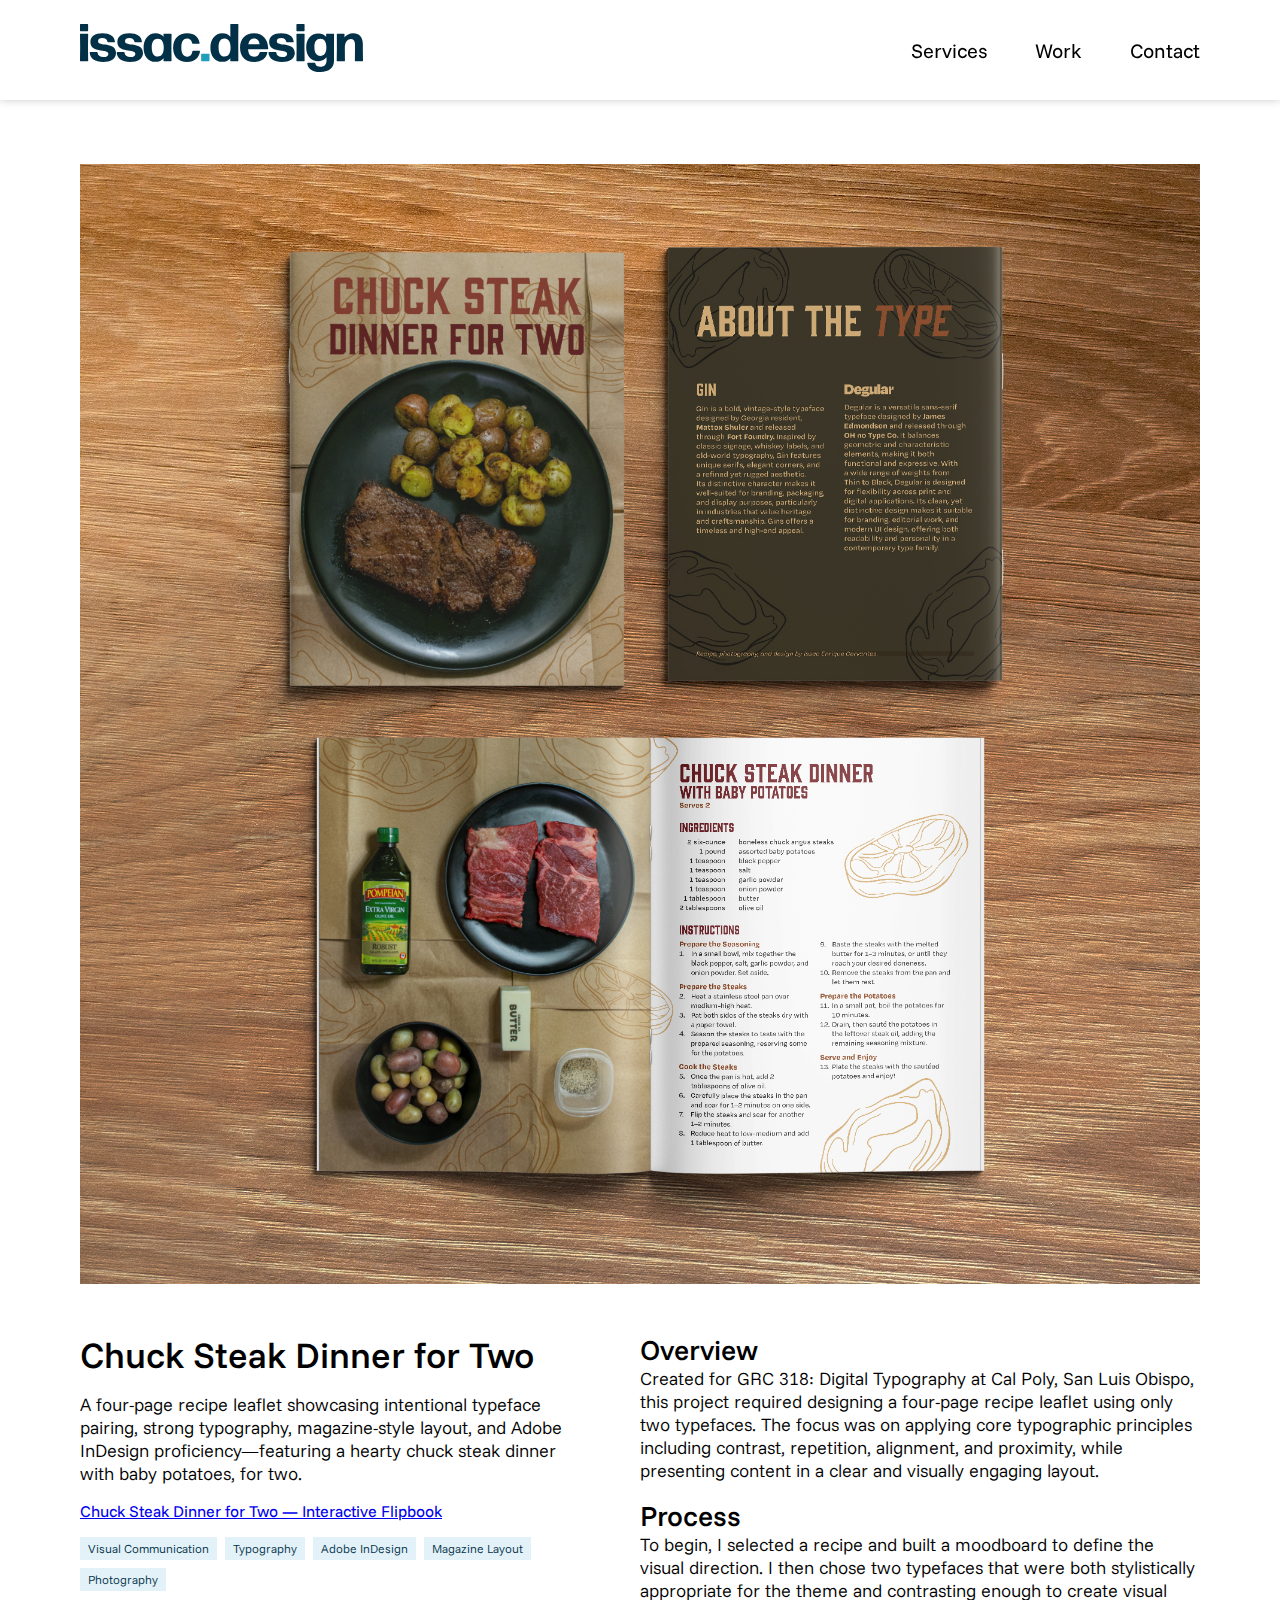
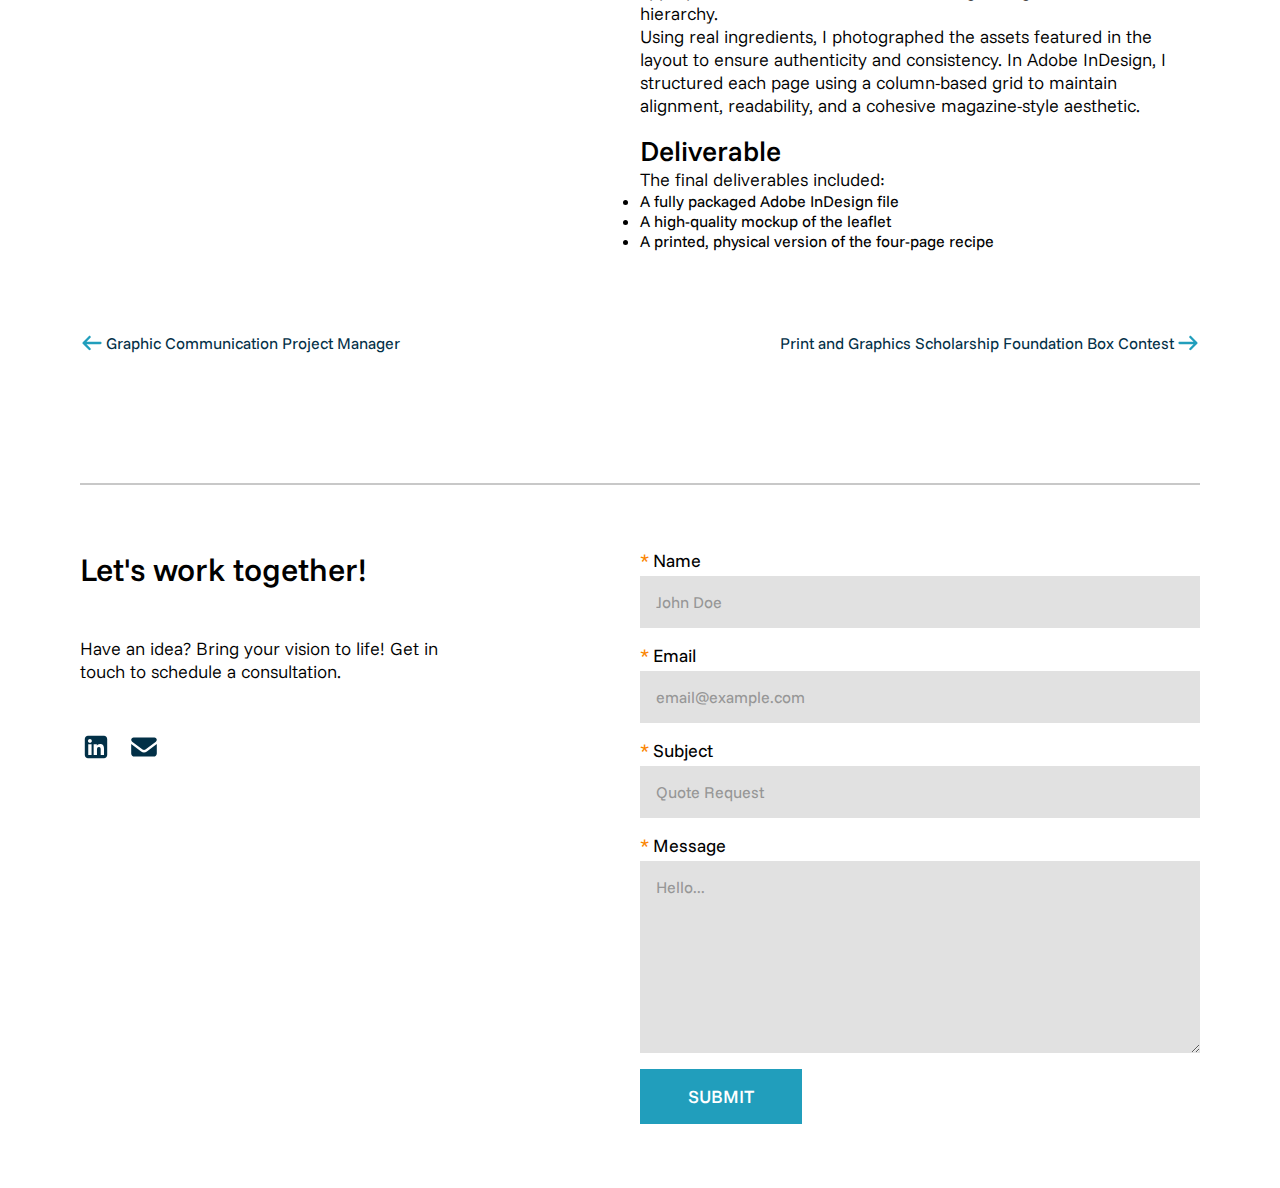
<file: projects/steak-dinner.html>
<!DOCTYPE html>
<html lang="en">

<head>
    <meta charset="UTF-8" />
    <meta name="viewport" content="width=device-width, initial-scale=1.0" />
    <link rel="stylesheet" href="../stylesheet.css" />
    <title>Title</title>
</head>

<body>
    <header>
        <a href="/"><img src="../assets/issac.design%20logo.svg" alt="issac.design" /></a>
        <nav>
            <ul>
                <li><a href="../index.html#services">Services</a></li>
                <li><a href="../index.html#featured-work">Work</a></li>
                <li><a href="#footer">Contact</a></li>
            </ul>
        </nav>
    </header>
    <main>
        <section class="work">
            <div>
                <img src="../assets/Chuck%20Steak%20Dinner%20for%20Two%20Thumbnail.jpg"
                    alt="Four-page booklet mockup of recipe." />
            </div>
            <div>
                <h1>Chuck Steak Dinner for Two</h1>
                <p>
                    A four-page recipe leaflet showcasing intentional typeface pairing, strong typography,
                    magazine-style layout, and Adobe InDesign proficiency—featuring a hearty chuck steak dinner with
                    baby potatoes, for two.
                </p>
                <a href="https://heyzine.com/flip-book/e9df5788b3.html" target="_blank">Chuck Steak Dinner for Two —
                    Interactive Flipbook</a>
                <div class="work-tags">
                    <p>Visual Communication</p>
                    <p>Typography</p>
                    <p>Adobe InDesign</p>
                    <p>Magazine Layout</p>
                    <p>Photography</p>
                </div>
            </div>
            <div>
                <div>
                    <h2>Overview</h2>
                    <p>
                        Created for GRC 318: Digital Typography at Cal Poly, San Luis Obispo, this project required
                        designing a four-page recipe leaflet using only two typefaces. The focus was on applying core
                        typographic principles including contrast, repetition, alignment, and proximity, while
                        presenting content
                        in a clear and visually engaging layout.
                    </p>
                </div>
                <div>
                    <h2>Process</h2>
                    <p>
                        To begin, I selected a recipe and built a moodboard to define the visual direction. I then chose
                        two typefaces that were both stylistically appropriate for the theme and contrasting enough to
                        create visual hierarchy.
                    </p>
                    <p>Using real ingredients, I photographed the assets featured in the layout to ensure authenticity
                        and consistency. In Adobe InDesign, I structured each page using a column-based grid to maintain
                        alignment, readability, and a cohesive magazine-style aesthetic.</p>
                </div>
                <div>
                    <h2>Deliverable</h2>
                    <p>
                        The final deliverables included:
                    <ul>
                        <li>A fully packaged Adobe InDesign file</li>
                        <li>A high-quality mockup of the leaflet</li>
                        <li>A printed, physical version of the four-page recipe</li>
                    </ul>
                    </p>
                </div>
            </div>
        </section>
        <section class="work-pagination">
            <a href="grc-project-manager.html"><svg xmlns="http://www.w3.org/2000/svg"
                    viewBox="0 0 640 640"><!--!Font Awesome Free v7.1.0 by @fontawesome - https://fontawesome.com License - https://fontawesome.com/license/free Copyright 2025 Fonticons, Inc.-->
                    <path
                        d="M73.4 297.4C60.9 309.9 60.9 330.2 73.4 342.7L233.4 502.7C245.9 515.2 266.2 515.2 278.7 502.7C291.2 490.2 291.2 469.9 278.7 457.4L173.3 352L544 352C561.7 352 576 337.7 576 320C576 302.3 561.7 288 544 288L173.3 288L278.7 182.6C291.2 170.1 291.2 149.8 278.7 137.3C266.2 124.8 245.9 124.8 233.4 137.3L73.4 297.3z" />
                </svg>Graphic Communication Project Manager</a>
            <a href="pgsf-box.html">Print and Graphics Scholarship Foundation Box Contest<svg
                    xmlns="http://www.w3.org/2000/svg"
                    viewBox="0 0 640 640"><!--!Font Awesome Free v7.1.0 by @fontawesome - https://fontawesome.com License - https://fontawesome.com/license/free Copyright 2025 Fonticons, Inc.-->
                    <path
                        d="M566.6 342.6C579.1 330.1 579.1 309.8 566.6 297.3L406.6 137.3C394.1 124.8 373.8 124.8 361.3 137.3C348.8 149.8 348.8 170.1 361.3 182.6L466.7 288L96 288C78.3 288 64 302.3 64 320C64 337.7 78.3 352 96 352L466.7 352L361.3 457.4C348.8 469.9 348.8 490.2 361.3 502.7C373.8 515.2 394.1 515.2 406.6 502.7L566.6 342.7z" />
                </svg>
            </a>
        </section>
    </main>
    <footer id="footer">
        <div>
            <h2>Let's work together!</h2>
            <p>
                Have an idea? Bring your vision to life! Get in touch to schedule a
                consultation.
            </p>
            <div id="contact-links">
                <a href="https://linkedin.com/in/issacec" target="_blank">
                    <svg xmlns="http://www.w3.org/2000/svg" viewBox="0 0 640 640">
                        <!--!Font Awesome Free v7.1.0 by @fontawesome - https://fontawesome.com License - https://fontawesome.com/license/free Copyright 2025 Fonticons, Inc.-->
                        <path
                            d="M160 96C124.7 96 96 124.7 96 160L96 480C96 515.3 124.7 544 160 544L480 544C515.3 544 544 515.3 544 480L544 160C544 124.7 515.3 96 480 96L160 96zM165 266.2L231.5 266.2L231.5 480L165 480L165 266.2zM236.7 198.5C236.7 219.8 219.5 237 198.2 237C176.9 237 159.7 219.8 159.7 198.5C159.7 177.2 176.9 160 198.2 160C219.5 160 236.7 177.2 236.7 198.5zM413.9 480L413.9 376C413.9 351.2 413.4 319.3 379.4 319.3C344.8 319.3 339.5 346.3 339.5 374.2L339.5 480L273.1 480L273.1 266.2L336.8 266.2L336.8 295.4L337.7 295.4C346.6 278.6 368.3 260.9 400.6 260.9C467.8 260.9 480.3 305.2 480.3 362.8L480.3 480L413.9 480z" />
                    </svg>
                </a>
                <a href="mailto:withloveissac@gmail.com?subject=Re:%20issac.design" target="_blank">
                    <svg xmlns="http://www.w3.org/2000/svg" viewBox="0 0 640 640">
                        <!--!Font Awesome Free v7.1.0 by @fontawesome - https://fontawesome.com License - https://fontawesome.com/license/free Copyright 2025 Fonticons, Inc.-->
                        <path
                            d="M112 128C85.5 128 64 149.5 64 176C64 191.1 71.1 205.3 83.2 214.4L291.2 370.4C308.3 383.2 331.7 383.2 348.8 370.4L556.8 214.4C568.9 205.3 576 191.1 576 176C576 149.5 554.5 128 528 128L112 128zM64 260L64 448C64 483.3 92.7 512 128 512L512 512C547.3 512 576 483.3 576 448L576 260L377.6 408.8C343.5 434.4 296.5 434.4 262.4 408.8L64 260z" />
                    </svg>
                </a>
            </div>
        </div>
        <form id="contactForm"
            action="https://docs.google.com/forms/d/e/1FAIpQLSdIvmQxKedetIaKvOVmdW_Q3edhVhcfgp6fxTZG_4hYTd6y6g/formResponse"
            method="POST" target="hidden_iframe">
            <label><span>&ast;</span> Name
                <input type="text" id="name" name="entry.495944279" placeholder="John Doe" required /></label>
            <label><span>&ast;</span> Email
                <input type="email" class="form-input" id="email" name="entry.1713601959"
                    placeholder="email@example.com" required /></label>
            <label><span>&ast;</span> Subject
                <input type="text" class="form-input" id="subject" name="entry.2063571368" placeholder="Quote Request"
                    required /></label>
            <label><span>&ast;</span> Message
                <textarea class="form-input" id="message" name="entry.21617879" placeholder="Hello..." required rows="8"
                    maxlength="500"></textarea>
            </label>
            <button type="submit">Submit</button>
        </form>
    </footer>
</body>

<script>
    // Select all buttons that open modals
    const featuredWorkCards = document.querySelectorAll(".featured-work-card");
    // Select all buttons that close modals
    const closeModalButtons = document.querySelectorAll(".modal button");

    // Add click event listener to each open button
    featuredWorkCards.forEach((card) => {
        card.addEventListener("click", () => {
            // Get the target modal ID from the data attribute
            const modalId = "modal-" + card.getAttribute("id").split("-")[1];
            // Select the corresponding modal element using the ID
            const modal = document.getElementById(modalId);
            // Open the modal
            if (modal) {
                openModal(card, modal);
            }
        });
    });

    // Add click event listener to each close button
    closeModalButtons.forEach((button) => {
        button.addEventListener("click", () => {
            // Find the closest parent modal element
            const modalId = "modal-" + button.getAttribute("id").split("-")[2];
            const modal = document.getElementById(modalId);
            // Close the modal
            if (modal) {
                closeModal(card, modal);
            }
        });
    });

    function openModal(workCard, modal) {
        if (workCard == null) return;
        if (modal == null) return;

        workCard.classList.add("featured-work-card-expanded");
        modal.classList.add("modal-active");
    }

    function closeModal(workCard, modal) {
        if (workCard == null) return;
        if (modal == null) return;
        workCard.classList.remove("featured-work-card-expanded");
        modal.classList.remove("modal-active");
    }
</script>

</html>
</file>
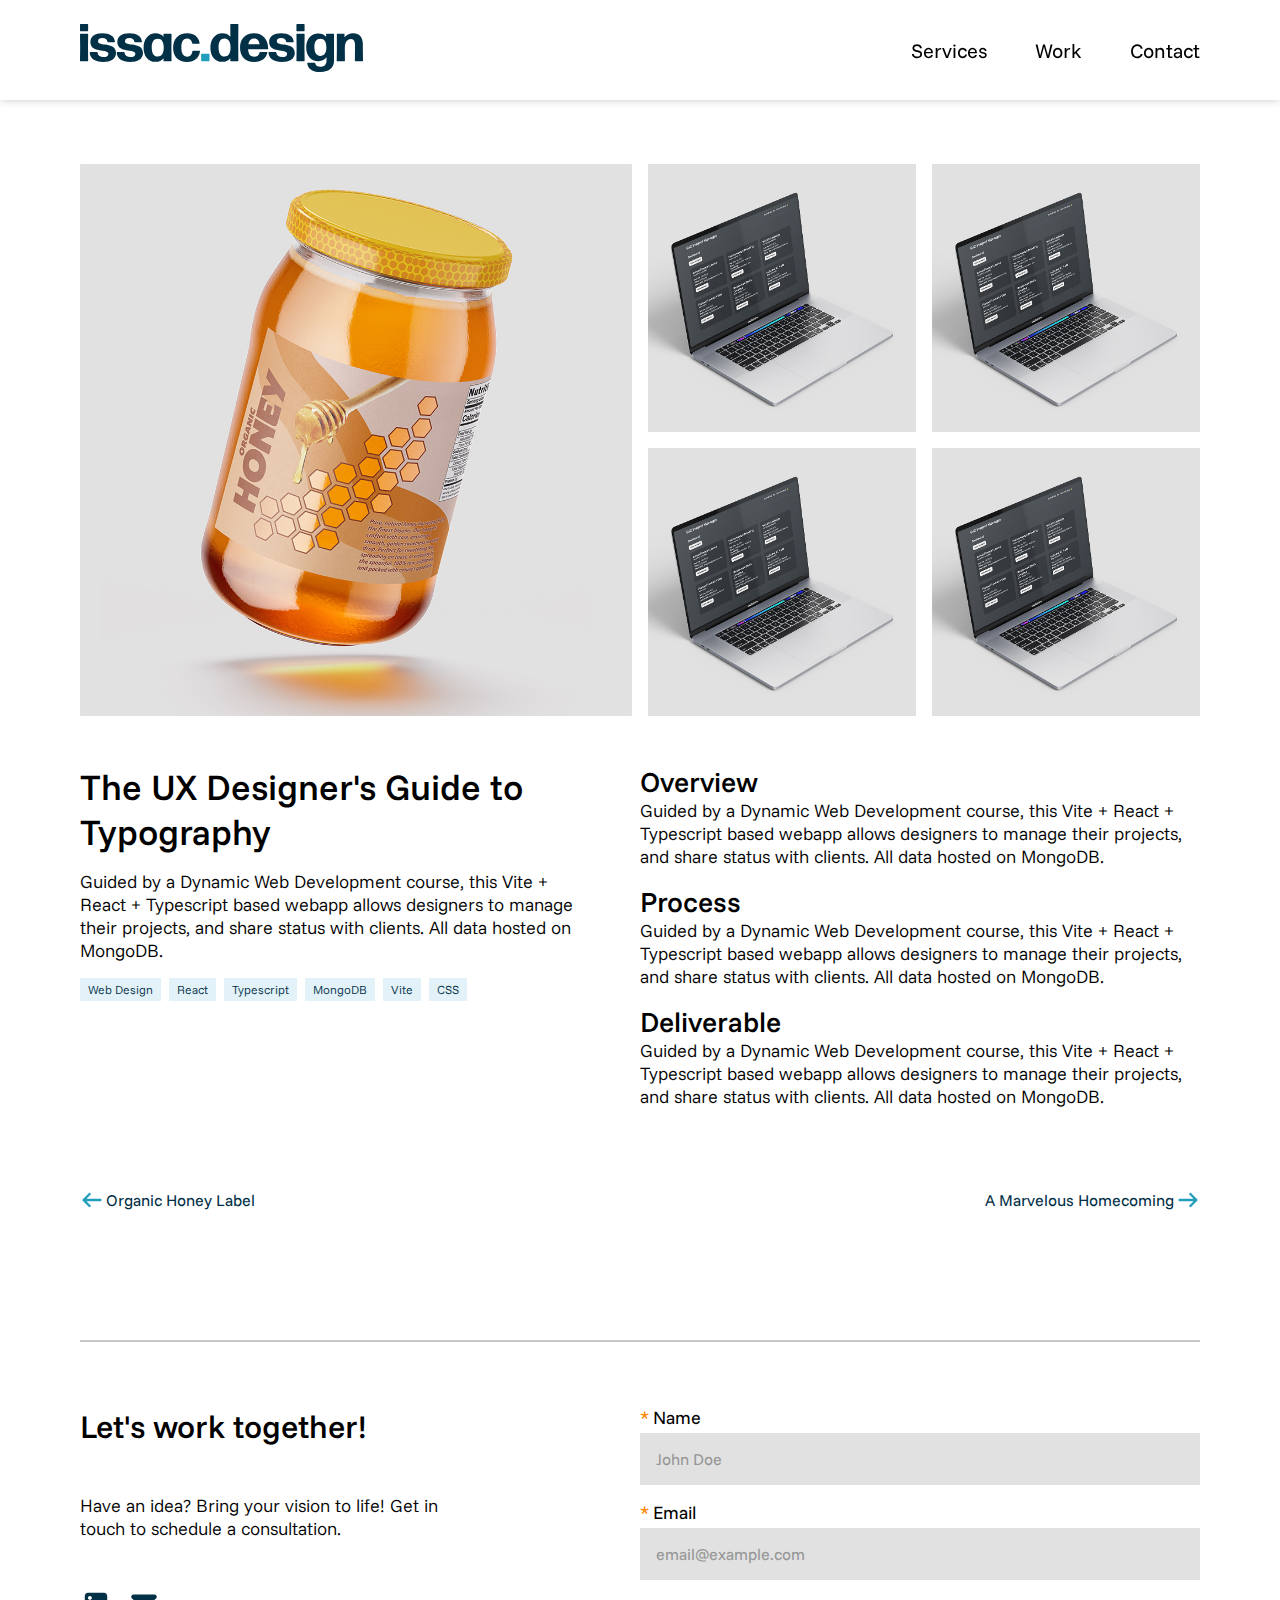
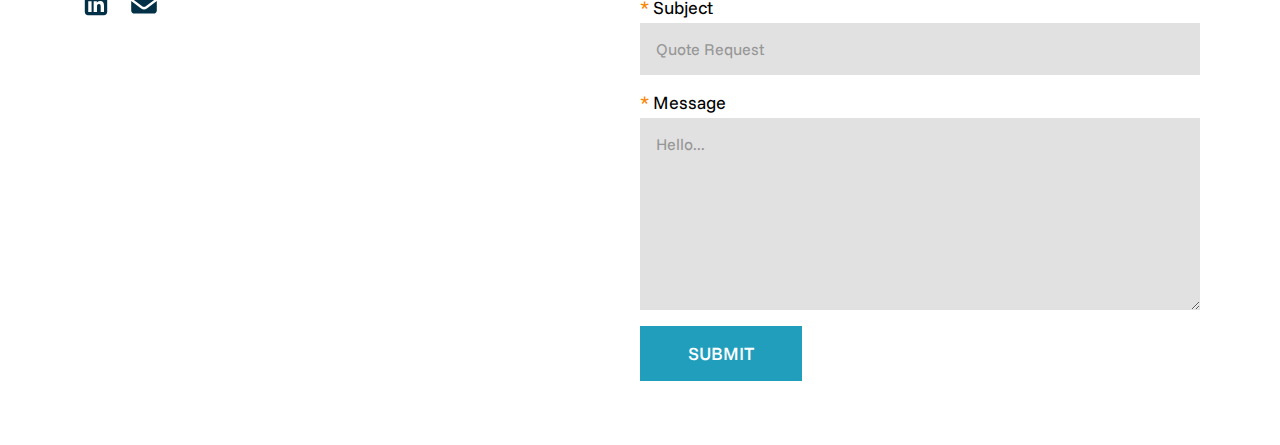
<file: projects/ux-designers-guide.html>
<!DOCTYPE html>
<html lang="en">

<head>
    <meta charset="UTF-8" />
    <meta name="viewport" content="width=device-width, initial-scale=1.0" />
    <link rel="stylesheet" href="../stylesheet.css" />
    <title>Title</title>
</head>

<body>
    <header>
        <a href="/"><img src="../assets/issac.design%20logo.svg" alt="issac.design" /></a>
        <nav>
            <ul>
                <li><a href="../index_.html#services">Services</a></li>
                <li><a href="../index_.html#featured-work">Work</a></li>
                <li><a href="#footer">Contact</a></li>
            </ul>
        </nav>
    </header>
    <main>
        <section class="work">
            <div>
                <img src="../assets/Organic Honey Thumbnail.jpg"
                    alt="Graphic Communication Project Manager mockup on Macbook." />
                <img src="../assets/GRC%20Project%20Manager%20Thumbnail.jpg"
                    alt="Graphic Communication Project Manager mockup on Macbook." />
                <img src="../assets/GRC%20Project%20Manager%20Thumbnail.jpg"
                    alt="Graphic Communication Project Manager mockup on Macbook." />
                <img src="../assets/GRC%20Project%20Manager%20Thumbnail.jpg"
                    alt="Graphic Communication Project Manager mockup on Macbook." />
                <img src="../assets/GRC%20Project%20Manager%20Thumbnail.jpg"
                    alt="Graphic Communication Project Manager mockup on Macbook." />
            </div>
            <div>
                <h1>The UX Designer's Guide to Typography</h1>
                <p>
                    Guided by a Dynamic Web Development course, this Vite + React +
                    Typescript based webapp allows designers to manage their
                    projects, and share status with clients. All data hosted on
                    MongoDB.
                </p>
                <div class="work-tags">
                    <p>Web Design</p>
                    <p>React</p>
                    <p>Typescript</p>
                    <p>MongoDB</p>
                    <p>Vite</p>
                    <p>CSS</p>
                </div>
            </div>
            <div>
                <div>
                    <h2>Overview</h2>
                    <p>
                        Guided by a Dynamic Web Development course, this Vite + React
                        + Typescript based webapp allows designers to manage their
                        projects, and share status with clients. All data hosted on
                        MongoDB.
                    </p>
                </div>
                <div>
                    <h2>Process</h2>
                    <p>
                        Guided by a Dynamic Web Development course, this Vite + React
                        + Typescript based webapp allows designers to manage their
                        projects, and share status with clients. All data hosted on
                        MongoDB.
                    </p>
                </div>
                <div>
                    <h2>Deliverable</h2>
                    <p>
                        Guided by a Dynamic Web Development course, this Vite + React
                        + Typescript based webapp allows designers to manage their
                        projects, and share status with clients. All data hosted on
                        MongoDB.
                    </p>
                </div>
            </div>
        </section>
        <section class="work-pagination">
            <a href="honey-label.html"><svg xmlns="http://www.w3.org/2000/svg"
                    viewBox="0 0 640 640"><!--!Font Awesome Free v7.1.0 by @fontawesome - https://fontawesome.com License - https://fontawesome.com/license/free Copyright 2025 Fonticons, Inc.-->
                    <path
                        d="M73.4 297.4C60.9 309.9 60.9 330.2 73.4 342.7L233.4 502.7C245.9 515.2 266.2 515.2 278.7 502.7C291.2 490.2 291.2 469.9 278.7 457.4L173.3 352L544 352C561.7 352 576 337.7 576 320C576 302.3 561.7 288 544 288L173.3 288L278.7 182.6C291.2 170.1 291.2 149.8 278.7 137.3C266.2 124.8 245.9 124.8 233.4 137.3L73.4 297.3z" />
                </svg>Organic Honey Label</a>
            <a href="marvelous-hoco.html">A Marvelous Homecoming<svg xmlns="http://www.w3.org/2000/svg"
                    viewBox="0 0 640 640"><!--!Font Awesome Free v7.1.0 by @fontawesome - https://fontawesome.com License - https://fontawesome.com/license/free Copyright 2025 Fonticons, Inc.-->
                    <path
                        d="M566.6 342.6C579.1 330.1 579.1 309.8 566.6 297.3L406.6 137.3C394.1 124.8 373.8 124.8 361.3 137.3C348.8 149.8 348.8 170.1 361.3 182.6L466.7 288L96 288C78.3 288 64 302.3 64 320C64 337.7 78.3 352 96 352L466.7 352L361.3 457.4C348.8 469.9 348.8 490.2 361.3 502.7C373.8 515.2 394.1 515.2 406.6 502.7L566.6 342.7z" />
                </svg>
            </a>
        </section>
    </main>
    <footer id="footer">
        <div>
            <h2>Let's work together!</h2>
            <p>
                Have an idea? Bring your vision to life! Get in touch to schedule a
                consultation.
            </p>
            <div id="contact-links">
                <a href="https://linkedin.com/in/issacec" target="_blank">
                    <svg xmlns="http://www.w3.org/2000/svg" viewBox="0 0 640 640">
                        <!--!Font Awesome Free v7.1.0 by @fontawesome - https://fontawesome.com License - https://fontawesome.com/license/free Copyright 2025 Fonticons, Inc.-->
                        <path
                            d="M160 96C124.7 96 96 124.7 96 160L96 480C96 515.3 124.7 544 160 544L480 544C515.3 544 544 515.3 544 480L544 160C544 124.7 515.3 96 480 96L160 96zM165 266.2L231.5 266.2L231.5 480L165 480L165 266.2zM236.7 198.5C236.7 219.8 219.5 237 198.2 237C176.9 237 159.7 219.8 159.7 198.5C159.7 177.2 176.9 160 198.2 160C219.5 160 236.7 177.2 236.7 198.5zM413.9 480L413.9 376C413.9 351.2 413.4 319.3 379.4 319.3C344.8 319.3 339.5 346.3 339.5 374.2L339.5 480L273.1 480L273.1 266.2L336.8 266.2L336.8 295.4L337.7 295.4C346.6 278.6 368.3 260.9 400.6 260.9C467.8 260.9 480.3 305.2 480.3 362.8L480.3 480L413.9 480z" />
                    </svg>
                </a>
                <a href="mailto:withloveissac@gmail.com?subject=Re:%20issac.design" target="_blank">
                    <svg xmlns="http://www.w3.org/2000/svg" viewBox="0 0 640 640">
                        <!--!Font Awesome Free v7.1.0 by @fontawesome - https://fontawesome.com License - https://fontawesome.com/license/free Copyright 2025 Fonticons, Inc.-->
                        <path
                            d="M112 128C85.5 128 64 149.5 64 176C64 191.1 71.1 205.3 83.2 214.4L291.2 370.4C308.3 383.2 331.7 383.2 348.8 370.4L556.8 214.4C568.9 205.3 576 191.1 576 176C576 149.5 554.5 128 528 128L112 128zM64 260L64 448C64 483.3 92.7 512 128 512L512 512C547.3 512 576 483.3 576 448L576 260L377.6 408.8C343.5 434.4 296.5 434.4 262.4 408.8L64 260z" />
                    </svg>
                </a>
            </div>
        </div>
        <form id="contactForm"
            action="https://docs.google.com/forms/d/e/1FAIpQLSdIvmQxKedetIaKvOVmdW_Q3edhVhcfgp6fxTZG_4hYTd6y6g/formResponse"
            method="POST" target="hidden_iframe">
            <label><span>&ast;</span> Name
                <input type="text" id="name" name="entry.495944279" placeholder="John Doe" required /></label>
            <label><span>&ast;</span> Email
                <input type="email" class="form-input" id="email" name="entry.1713601959"
                    placeholder="email@example.com" required /></label>
            <label><span>&ast;</span> Subject
                <input type="text" class="form-input" id="subject" name="entry.2063571368" placeholder="Quote Request"
                    required /></label>
            <label><span>&ast;</span> Message
                <textarea class="form-input" id="message" name="entry.21617879" placeholder="Hello..." required rows="8"
                    maxlength="500"></textarea>
            </label>
            <button type="submit">Submit</button>
        </form>
    </footer>
</body>

<script>
    // Select all buttons that open modals
    const featuredWorkCards = document.querySelectorAll(".featured-work-card");
    // Select all buttons that close modals
    const closeModalButtons = document.querySelectorAll(".modal button");

    // Add click event listener to each open button
    featuredWorkCards.forEach((card) => {
        card.addEventListener("click", () => {
            // Get the target modal ID from the data attribute
            const modalId = "modal-" + card.getAttribute("id").split("-")[1];
            // Select the corresponding modal element using the ID
            const modal = document.getElementById(modalId);
            // Open the modal
            if (modal) {
                openModal(card, modal);
            }
        });
    });

    // Add click event listener to each close button
    closeModalButtons.forEach((button) => {
        button.addEventListener("click", () => {
            // Find the closest parent modal element
            const modalId = "modal-" + button.getAttribute("id").split("-")[2];
            const modal = document.getElementById(modalId);
            // Close the modal
            if (modal) {
                closeModal(card, modal);
            }
        });
    });

    function openModal(workCard, modal) {
        if (workCard == null) return;
        if (modal == null) return;

        workCard.classList.add("featured-work-card-expanded");
        modal.classList.add("modal-active");
    }

    function closeModal(workCard, modal) {
        if (workCard == null) return;
        if (modal == null) return;
        workCard.classList.remove("featured-work-card-expanded");
        modal.classList.remove("modal-active");
    }
</script>

</html>
</file>
<file: stylesheet.css>
@import url('https://fonts.googleapis.com/css2?family=Funnel+Sans:ital,wght@0,300..800;1,300..800&display=swap');

* {
    margin: 0;
    padding: 0;
    box-sizing: border-box;
    scroll-behavior: smooth;
}

body {
    min-width: 100vw;
    min-height: 100vh;
    background-color: rgba(255, 255, 255, 1);
    font-family: "Funnel Sans", serif;
}

@view-transition {
  navigation: auto;
}

/* default styles */
p {
    font-weight: 300;
    font-size: 1.125rem;
}

img {
    width: 100%;
    max-width: 100%;
}

/* header styles */
header {
    display: flex;
    flex-direction: row;
    justify-content: space-between;
    align-items: center;
    padding: 1.5rem 5rem;
    position: sticky;
    /* or fixed */
    top: 0;
    z-index: 1;
    /* Ensures the header stays above other content */
    background-color: rgba(255, 255, 255, 1);
    box-shadow: 0 0 0.5rem rgba(200, 200, 200, 1);
}

/* height of logo */
header a img {
    height: 3rem;
}

/* nav styles */
header nav ul {
    display: flex;
    flex-direction: row;
    gap: 3rem;
}

header nav ul li {
    list-style-type: none;
}

header nav ul li a {
    text-decoration: none;
    color: rgba(0, 0, 0, 1);
    font-size: 1.25rem;
    position: relative;
}

header nav ul li a:hover::after {
    content: "";
    position: absolute;
    height: 0.125rem;
    bottom: 0;
    left: 0;
    right: 0;
    background-color: rgba(33, 158, 188, 1);
}

/*main content styles*/
main {
    max-width: 70rem;
    margin: auto;
}

/*section styles*/
section {
    display: flex;
    flex-direction: row;
    flex-wrap: wrap;
    justify-content: space-between;
    gap: 3rem;
    padding: 0 0 0 0;
}

/* heading styles for all sections */
section h2 {
    flex: 100% 1 0;
    text-align: center;
    font-size: 2rem;
    font-weight: 500;
    padding-top: 8rem;
}

#hero {
    flex-direction: row;
    flex-wrap: nowrap;
    align-items: center;
    padding-top: 4rem;
}

#hero>div {
    flex: 50% 0 1;
}

#hero h1 {
    display: flex;
    flex-direction: column;
    flex-wrap: wrap;
    gap: 1rem;
}

#hero>div:nth-child(2) {
    flex-basis: 25rem;
}

#hero-image-wrapper {
    position: relative;
    width: 100%;
}

#hero img {
    object-fit: cover;
    box-shadow: 0.5rem 0.5rem 0.5rem rgba(150, 150, 150, 1);
    transform: rotate(2deg);
}

#hero-image-wrapper::after {
    content: "";
    transform: rotate(-2deg);
    top: 0;
    left: 0;
    bottom: 0;
    right: 0;
    background-color: rgba(200, 200, 200, 1);
    position: absolute;
    z-index: -1;
    box-shadow: 0.5rem 0.5rem 0.5rem rgba(150, 150, 150, 1);
}

#hero h1 span:first-of-type {
    font-weight: 400;
    font-size: 1.75rem;
}

#hero h1 span:nth-of-type(2) {
    font-weight: 600;
    font-size: 3rem;
    color: rgba(33, 158, 188, 1);
}

#hero h1 span:nth-of-type(3) {
    font-weight: 400;
    font-size: 1.25rem;
}

.service-card {
    display: flex;
    flex-direction: column;
    gap: 2rem;
    flex: 1;
    padding: 0 2rem;
    text-align: center;
}

.service-card svg {
    height: 8rem;
    fill: rgba(2, 48, 71, 1);
}

.featured-work-card {
    display: flex;
    flex-direction: column;
    gap: 2rem;
    flex: 20rem 1 0;
    transition: transform 0.4s cubic-bezier(0.175, 0.885, 0.32, 1.275);
    text-decoration: none;
    color: inherit;
}

.featured-work-card-expanded {
    flex: 0 0 100%;
}

.featured-work-card-expanded>div:first-of-type img {
    display: none;
}

/* .featured-work-card:hover {
    transform: scale(1.05);
} */

.service-card>div,
.featured-work-card>div {
    display: flex;
    flex-direction: column;
    gap: 0.5rem;
}

.work {
    padding-top: 4rem;
    padding-bottom: 5rem;
}

.work>div:first-of-type {
    flex: 1 0 100%;
    display: grid;
    grid-template-rows: repeat(2, 1fr);
    grid-template-columns: repeat(auto-fit, minmax(15rem, 1fr));
    gap: 1rem;
}

.work>div:first-of-type img {
    grid-row: span 1;
    transition: transform 0.2s ease-in-out;
}

.work>div:first-of-type img:first-of-type {
    grid-row: span 2;
    grid-column: span 2;
}

.work>div:nth-of-type(2) {
    display: flex;
    flex-direction: column;
    gap: 1rem;
    flex: 0 1 45%;
}

.work h1 {
    font-size: 2.25rem;
    font-weight: 500;
}

.work>div:nth-of-type(3) {
    display: flex;
    flex-direction: column;
    gap: 1rem;
    flex: 0 1 50%;
}

.work h2 {
    text-align: left;
    padding: 0;
    font-size: 1.75rem;
}

.work-pagination a {
    display: flex;
    align-items: center;
    gap: 0.125rem;
    color: rgba(2, 48, 71, 1);
    text-decoration: none;
    transition: gap 0.3s ease-in-out;
}

.work-pagination a:hover {
    gap: 0.5rem;
}

.work-pagination svg {
    height: 1.5rem;
    fill: rgba(33, 158, 188, 1);
}

.service-card h3,
.featured-work-card h3 {
    font-weight: 500;
    font-size: 1.25rem;
}

.work-tags {
    display: flex;
    gap: 0.5rem;
    flex-wrap: wrap;
}

.work-tags p {
    background-color: rgba(142, 202, 230, 0.25);
    padding: 0.25rem 0.5rem;
    min-width: max-content;
    font-size: 0.75rem;
    color: rgba(2, 48, 71, 1);
}

.client-card {
    background-color: rgba(255, 183, 3, 0.125);
    padding: 2rem;
    border: solid 3px rgba(255, 184, 3, 0.25);
    display: flex;
    flex-direction: column;
    gap: 3rem;
    flex: 1;
}

.client-card>p:first-of-type {
    font-size: 1.25rem;
    font-weight: 500;
}

.client-info {
    display: flex;
    gap: 1rem;
    align-items: center;
}

.client-info div>p {
    font-size: 0.875rem;
}

.client-info div>p:first-of-type {
    font-size: 1rem;
}

.client-info img {
    max-width: 4rem;
}

/* footer styles */
footer {
    display: flex;
    flex-direction: row;
    justify-content: space-between;
    align-items: start;
    max-width: 70rem;
    margin: auto;
    margin-top: 8rem;
    border-top: solid 2px rgba(200, 200, 200, 1);
    padding: 4rem 0;
}

footer>div,
footer>form {
    flex: 50% 0 1;
}

footer>div {
    padding-right: 10rem;
    display: flex;
    flex-direction: column;
    gap: 3rem;
}

footer h2 {
    font-size: 2rem;
    font-weight: 500;
}

#contact-links {
    display: flex;
    gap: 1rem;
    justify-content: start;
}

#contact-links svg {
    height: 2rem;
    fill: rgba(2, 48, 71, 1);
}


footer form {
    display: flex;
    flex-direction: column;
    justify-content: stretch;
    gap: 1rem;
}

footer form label {
    display: flex;
    flex-direction: row;
    flex-wrap: wrap;
    align-items: stretch;
    gap: 0.25rem;
    font-weight: 400;
    font-size: 1.125rem;
}

footer form label span {
    color: rgba(251, 133, 0, 1);
    display: inline;
}

footer form label input,
footer form label textarea {
    padding: 1rem;
    border: none;
    background-color: rgba(225, 225, 225, 1);
    font-size: 1rem;
    font-family: inherit;
    flex: 1 0 100%;
}

footer form label input:focus,
footer form label textarea:focus {
    outline-color: rgba(150, 150, 150, 1);
}

footer form input::placeholder,
footer form textarea::placeholder {
    color: rgba(150, 150, 150, 1);
}

footer form button {
    max-width: max-content;
    padding: 1rem 3rem;
    background-color: rgba(33, 158, 188, 1);
    border: none;
    color: rgba(255, 255, 255, 1);
    font-size: 1.125rem;
    font-weight: 500;
    cursor: pointer;
    transition: transform 0.5s ease-in-out;
    font-family: inherit;
    text-transform: uppercase;
}

footer form button:hover {
    background-color: rgba(2, 48, 71, 1);
}
</file>
